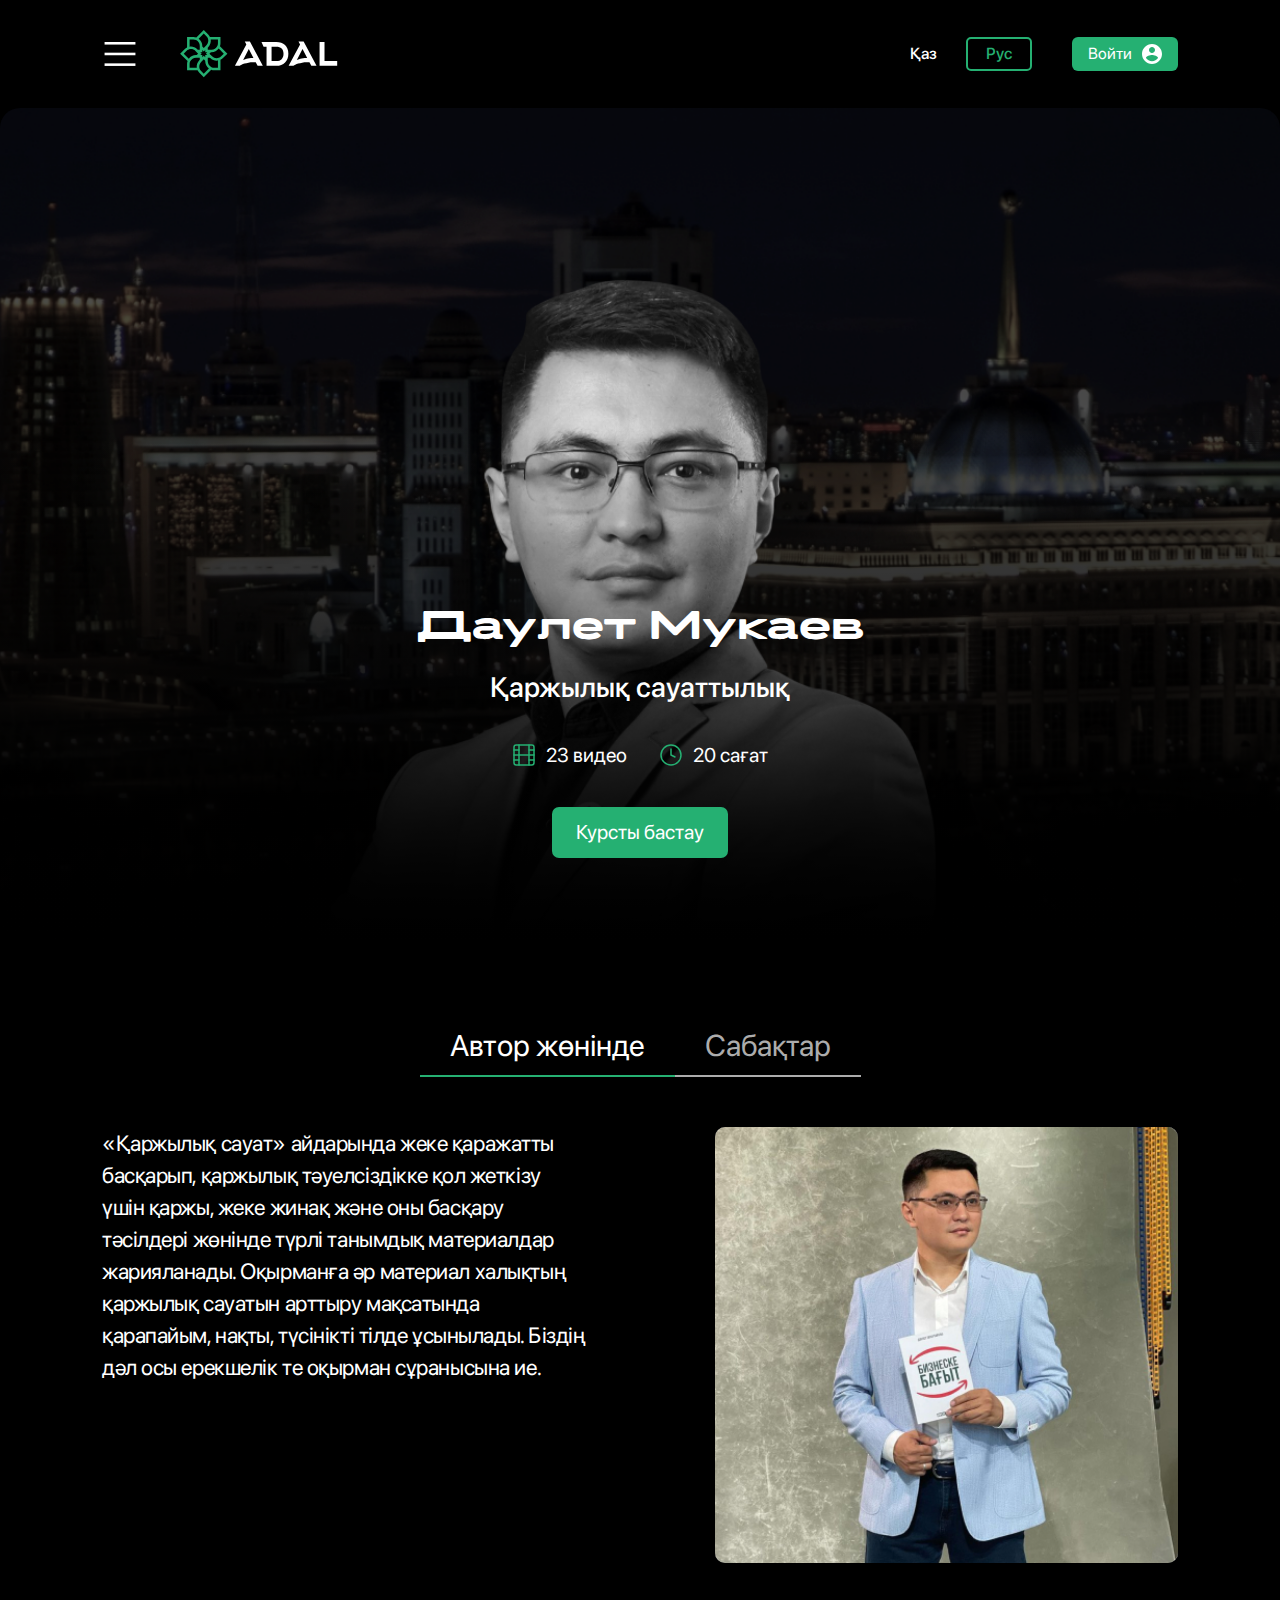
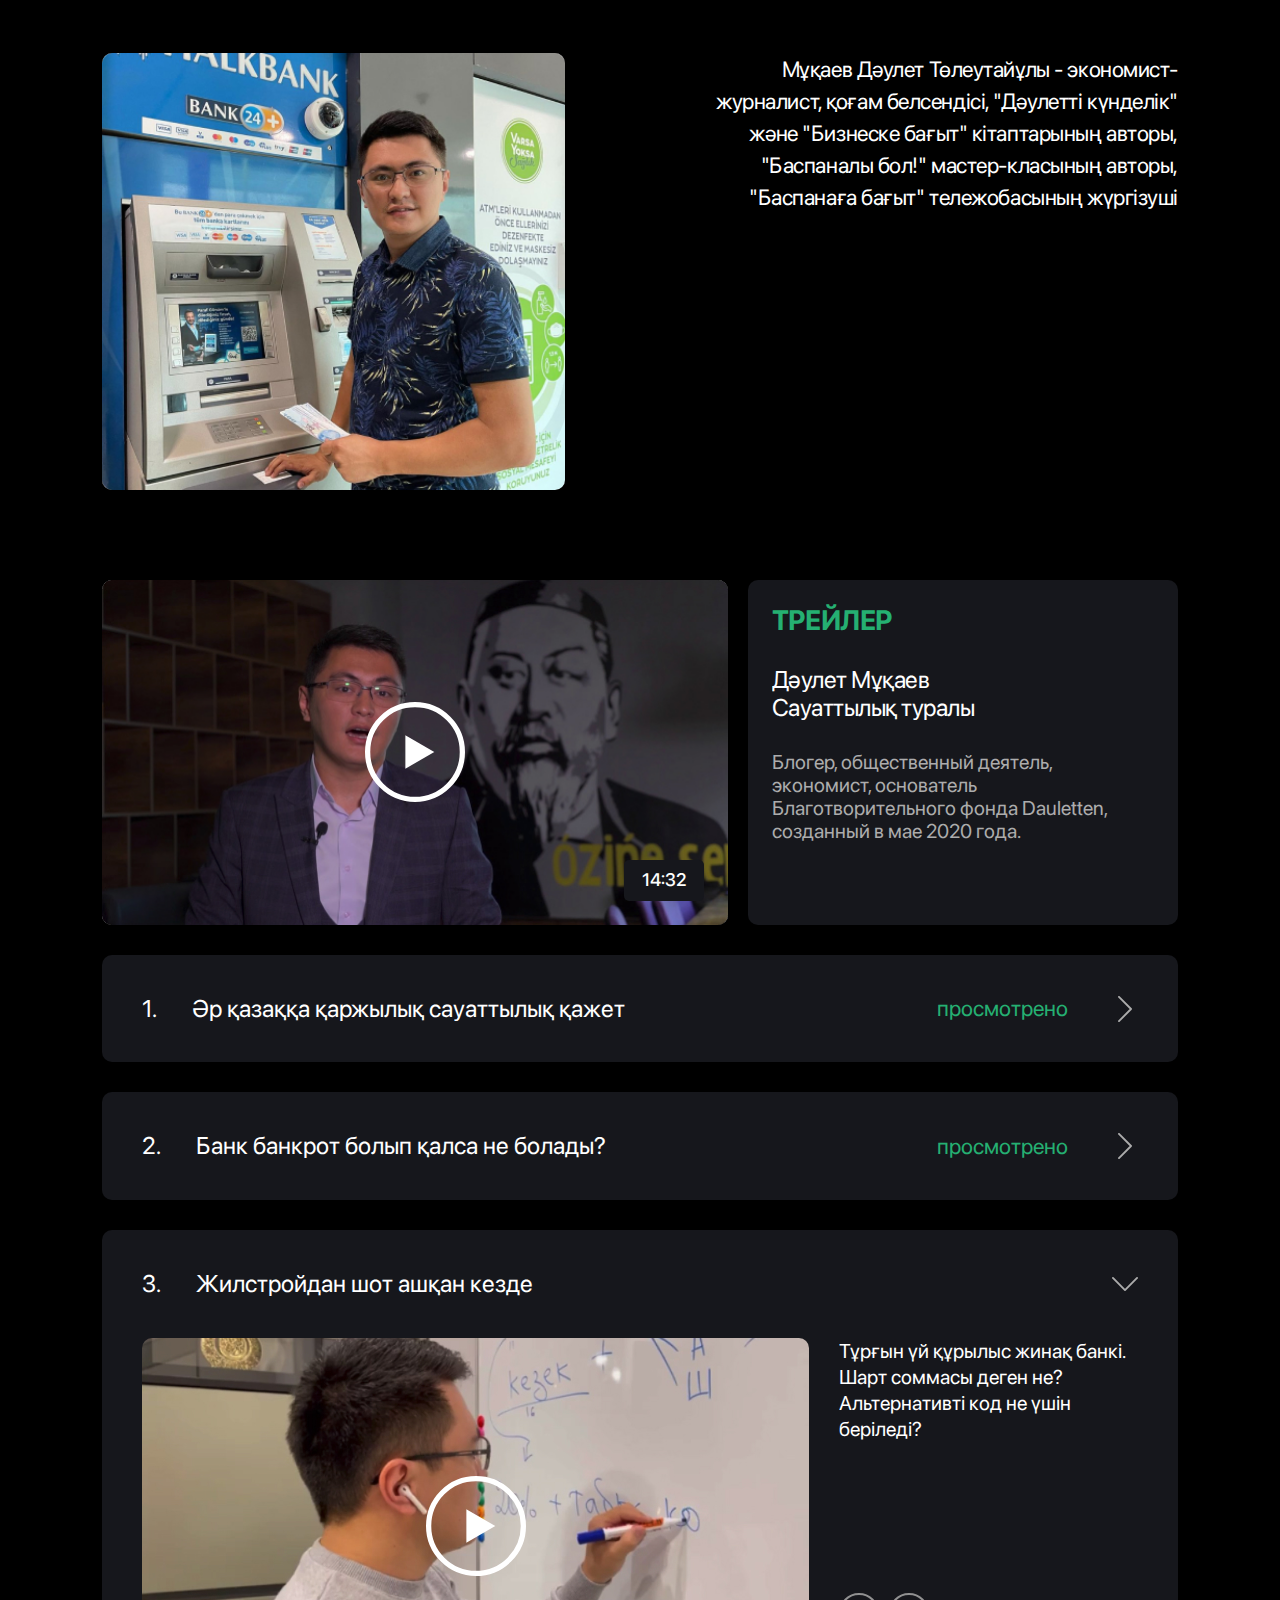
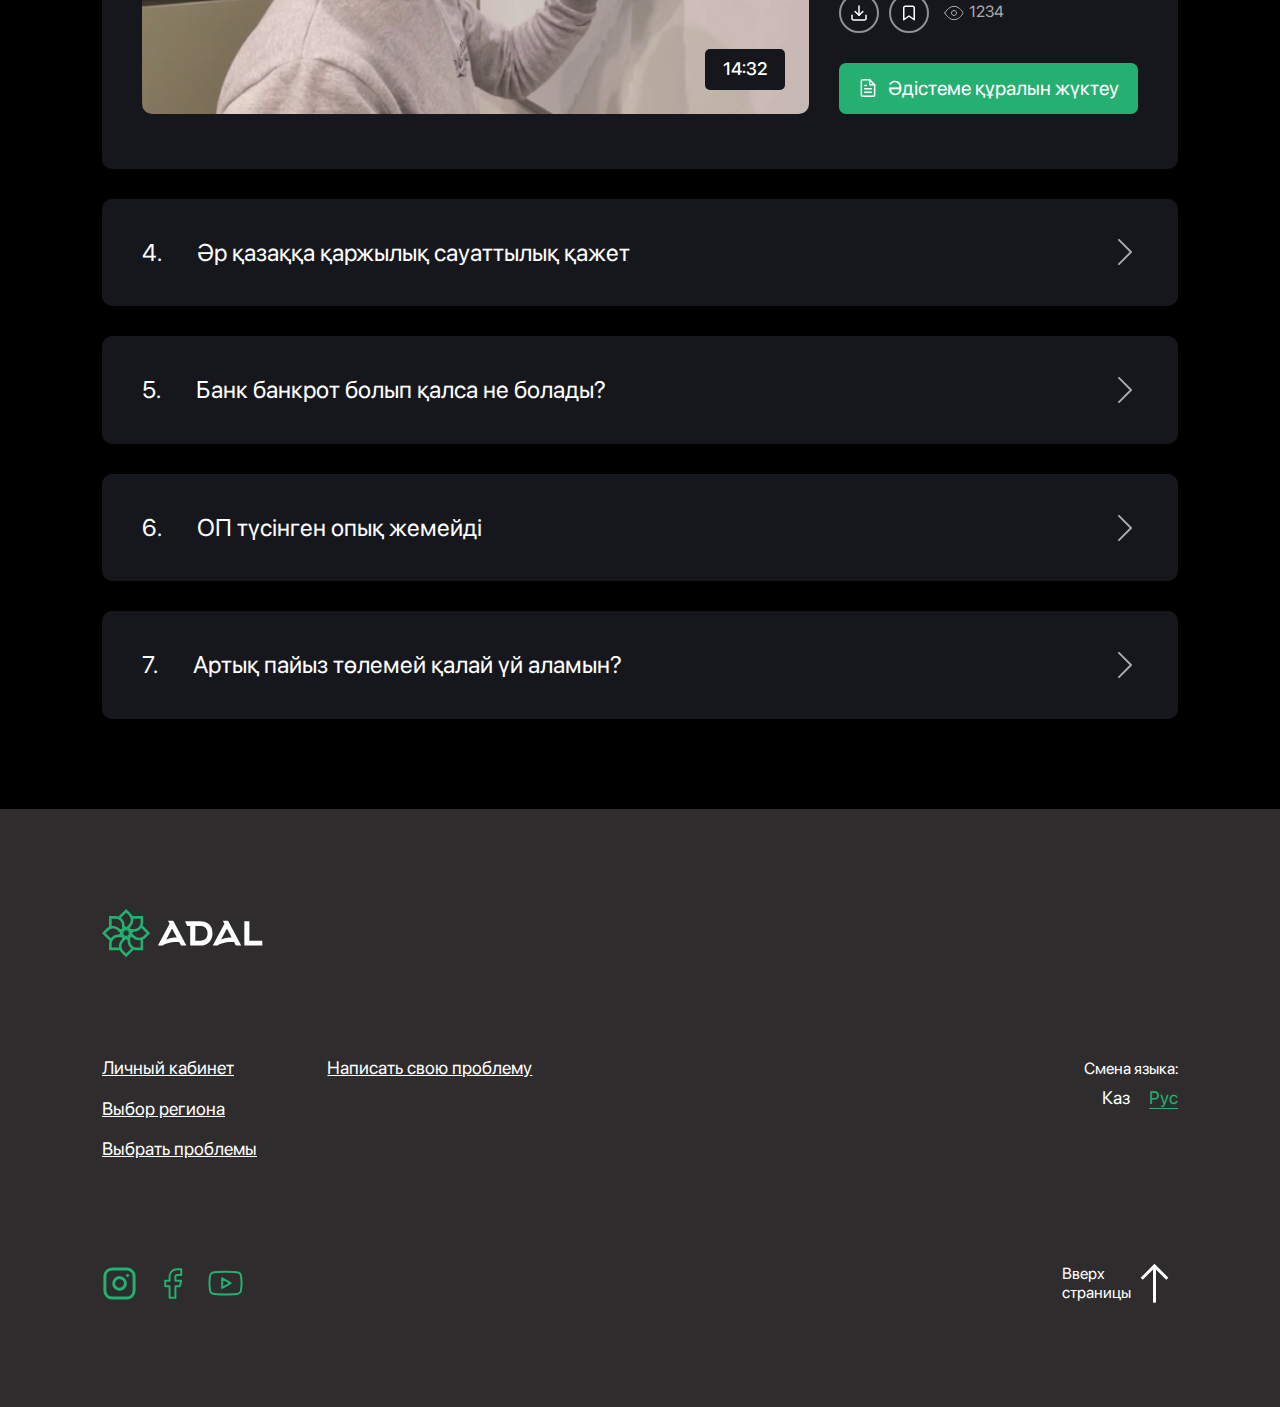
<file: app/course.html>
<!DOCTYPE html>
<html lang="en">
  <head>
    <meta charset="UTF-8" />
    <meta http-equiv="X-UA-Compatible" content="IE=edge" />
    <meta name="viewport" content="width=device-width, initial-scale=1.0" />
    <title>Document</title>
    <link rel="stylesheet" href="./css/style.min.css" />
    <link rel="preconnect" href="https://fonts.googleapis.com" />
  </head>
  <body>
    <header>
      <div class="container">
        <div class="inner">
          <div class="inner_left">
            <img src="./img/header/burger.svg" alt="" />
            <img src="./img/header/logo.svg" alt="" />
          </div>
          <div class="inner_right">
            <!-- <nav>
              <a href="">Категории</a>
              <a href="">Добавить проблему</a>
            </nav> -->
            <div class="inner_right_langs">
              <span>Қаз</span>
              <span class="active">Рус</span>
            </div>
            <div class="inner_right_btn">
              <button>
                Войти
                <img src="./img/header/userProfile.svg" alt="" />
              </button>
            </div>
          </div>
        </div>
      </div>
    </header>
    <main>
      <section
        class="author"
        style="
          background-image: linear-gradient(
              180deg,
              rgba(0, 0, 0, 0) 36.88%,
              rgba(0, 0, 0, 0.8125) 85.4%,
              #000000 100%
            ),
            url(img/course/author.png);
        "
      >
        <div class="container">
          <div class="author__inner">
            <div class="author__name">Даулет Мукаев</div>
            <div class="author__title">Қаржылық сауаттылық</div>
            <div class="author__descr">
              <div>
                <img src="img/course/author1.svg" alt="" />
                <span>23 видео</span>
              </div>
              <div>
                <img src="img/course/author2.svg" alt="" />
                <span>20 сағат</span>
              </div>
            </div>
            <button class="button author__button">Курсты бастау</button>
          </div>
        </div>
      </section>
      <section class="about">
        <div class="container">
          <div class="about__inner">
            <div class="tabs">
              <div class="tab active">Автор жөнінде</div>
              <div class="tab">Сабақтар</div>
            </div>
            <div class="about__first">
              <div>
                <p>
                  «Қаржылық сауат» айдарында жеке қаражатты басқарып, қаржылық
                  тәуелсіздікке қол жеткізу үшін қаржы, жеке жинақ және оны
                  басқару тәсілдері жөнінде түрлі танымдық материалдар
                  жарияланады. Оқырманға әр материал халықтың қаржылық сауатын
                  арттыру мақсатында қарапайым, нақты, түсінікті тілде
                  ұсынылады. Біздің дәл осы ерекшелік те оқырман сұранысына ие.
                </p>
                <img src="img/course/about-1.jpg" alt="" />
              </div>
              <div>
                <img src="img/course/about-2.jpg" alt="" />
                <p>
                  Мұқаев Дәулет Төлеутайұлы - экономист-журналист, қоғам
                  белсендісі, "Дәулетті күнделік" және "Бизнеске бағыт"
                  кітаптарының авторы, "Баспаналы бол!" мастер-класының авторы,
                  "Баспанаға бағыт" тележобасының жүргізуші
                </p>
              </div>
            </div>
            <div class="about__second">
              <div class="preview">
                <div class="preview__video">
                  <img src="img/course/preview-img.jpg" alt="" />
                  <div class="preview__time">14:32</div>
                  <div class="play">
                    <img src="img/course/play.svg" alt="" />
                  </div>
                </div>
                <div class="preview__descr">
                  <div class="preview__trailer">ТРЕЙЛЕР</div>
                  <div class="preview__title">
                    <span>Дәулет Мұқаев</span>
                    <span>Сауаттылық туралы</span>
                  </div>
                  <div class="preview__subtitle">
                    Блогер, общественный деятель, экономист, основатель
                    Благотворительного фонда Dauletten, созданный в мае 2020
                    года.
                  </div>
                </div>
              </div>
              <div class="about__items">
                <div class="about__item">
                  <div class="about__item-wrap">
                    <div class="about__item-title">
                      <span>1.</span>
                      Әр қазаққа қаржылық сауаттылық қажет
                    </div>
                    <div class="done">просмотрено</div>
                    <div class="about__item-arrow">
                      <img src="img/profile/arrow-close.svg" alt="" />
                    </div>
                  </div>
                  <div class="about__item-content" style="display: none">
                    <!-- здесь будет контент после открытие блока -->
                  </div>
                </div>
                <div class="about__item">
                  <div class="about__item-wrap">
                    <div class="about__item-title">
                      <span>2.</span>
                      Банк банкрот болып қалса не болады?
                    </div>
                    <div class="done">просмотрено</div>
                    <div class="about__item-arrow">
                      <img src="img/profile/arrow-close.svg" alt="" />
                    </div>
                  </div>
                  <div class="about__item-content" style="display: none">
                    <!-- здесь будет контент после открытие блока -->
                  </div>
                </div>
                <div class="about__item active">
                  <div class="about__item-wrap">
                    <div class="about__item-title">
                      <span>3.</span>
                      Жилстройдан шот ашқан кезде
                    </div>
                    <div class="about__item-arrow">
                      <img src="img/profile/arrow-open.svg" alt="" />
                    </div>
                  </div>
                  <div class="about__item-content">
                    <div class="lesson">
                      <div class="lesson__video">
                        <img src="img/course/lesson-bg.jpg" alt="" />
                        <div class="lesson__time">14:32</div>
                        <div class="play">
                          <img src="img/course/play.svg" alt="" />
                        </div>
                      </div>
                      <div class="lesson__descr">
                        <div class="lesson__title">
                          Тұрғын үй құрылыс жинақ банкі. Шарт соммасы деген не?
                          Альтернативті код не үшін беріледі?
                        </div>
                        <div class="lesson__bottom">
                          <div class="lesson__icons">
                            <div class="download">
                              <svg
                                width="40"
                                height="40"
                                viewBox="0 0 40 40"
                                fill="none"
                                xmlns="http://www.w3.org/2000/svg"
                              >
                                <circle
                                  cx="20"
                                  cy="20"
                                  r="19"
                                  stroke="#919191"
                                  stroke-width="2"
                                />
                                <path
                                  d="M27 22.333V25.4442C27 25.8567 26.8361 26.2524 26.5444 26.5441C26.2527 26.8359 25.857 26.9998 25.4444 26.9998H14.5556C14.143 26.9998 13.7473 26.8359 13.4556 26.5441C13.1639 26.2524 13 25.8567 13 25.4442V22.333"
                                  stroke="white"
                                  stroke-width="1.5"
                                  stroke-linecap="round"
                                  stroke-linejoin="round"
                                />
                                <path
                                  d="M16.1111 18.4443L20 22.3333L23.8889 18.4443"
                                  stroke="white"
                                  stroke-width="1.5"
                                  stroke-linecap="round"
                                  stroke-linejoin="round"
                                />
                                <path
                                  d="M20 22.3332V13"
                                  stroke="white"
                                  stroke-width="1.5"
                                  stroke-linecap="round"
                                  stroke-linejoin="round"
                                />
                              </svg>
                            </div>
                            <div class="favourite">
                              <svg
                                width="40"
                                height="40"
                                viewBox="0 0 40 40"
                                fill="none"
                                xmlns="http://www.w3.org/2000/svg"
                              >
                                <circle
                                  cx="20"
                                  cy="20"
                                  r="19"
                                  stroke="#919191"
                                  stroke-width="2"
                                />
                                <path
                                  d="M25.2501 26.75L20.0001 23L14.7501 26.75V14.75C14.7501 14.3522 14.9081 13.9706 15.1894 13.6893C15.4707 13.408 15.8522 13.25 16.2501 13.25H23.7501C24.1479 13.25 24.5294 13.408 24.8107 13.6893C25.092 13.9706 25.2501 14.3522 25.2501 14.75V26.75Z"
                                  stroke="white"
                                  stroke-width="1.5"
                                  stroke-linecap="round"
                                  stroke-linejoin="round"
                                />
                              </svg>
                            </div>
                            <div class="viewed">
                              <img src="img/course/viewed.svg" alt="" />
                              1234
                            </div>
                          </div>
                          <button class="button">
                            <img src="img/course/img-btn.svg" alt="" />
                            Әдістеме құралын жүктеу
                          </button>
                        </div>
                      </div>
                    </div>
                  </div>
                </div>
                <div class="about__item">
                  <div class="about__item-wrap">
                    <div class="about__item-title">
                      <span>4.</span>
                      Әр қазаққа қаржылық сауаттылық қажет
                    </div>
                    <div class="about__item-arrow">
                      <img src="img/profile/arrow-close.svg" alt="" />
                    </div>
                  </div>
                  <div class="about__item-content" style="display: none">
                    <!-- здесь будет контент после открытие блока -->
                  </div>
                </div>
                <div class="about__item">
                  <div class="about__item-wrap">
                    <div class="about__item-title">
                      <span>5.</span>
                      Банк банкрот болып қалса не болады?
                    </div>
                    <div class="about__item-arrow">
                      <img src="img/profile/arrow-close.svg" alt="" />
                    </div>
                  </div>
                  <div class="about__item-content" style="display: none">
                    <!-- здесь будет контент после открытие блока -->
                  </div>
                </div>
                <div class="about__item">
                  <div class="about__item-wrap">
                    <div class="about__item-title">
                      <span>6.</span>
                      ОП түсінген опық жемейді
                    </div>
                    <div class="about__item-arrow">
                      <img src="img/profile/arrow-close.svg" alt="" />
                    </div>
                  </div>
                  <div class="about__item-content" style="display: none">
                    <!-- здесь будет контент после открытие блока -->
                  </div>
                </div>
                <div class="about__item">
                  <div class="about__item-wrap">
                    <div class="about__item-title">
                      <span>7.</span>
                      Артық пайыз төлемей қалай үй аламын?
                    </div>
                    <div class="about__item-arrow">
                      <img src="img/profile/arrow-close.svg" alt="" />
                    </div>
                  </div>
                  <div class="about__item-content" style="display: none">
                    <!-- здесь будет контент после открытие блока -->
                  </div>
                </div>
              </div>
            </div>
          </div>
        </div>
      </section>
    </main>
    <footer>
      <div class="footer container">
        <div class="footer_top">
          <img src="./img/header/logo.svg" alt="" />
        </div>
        <div class="footer_center">
          <nav>
            <div>
              <a href=""> Личный кабинет </a>
              <a href="">Выбор региона</a>
              <a href="">Выбрать проблемы</a>
            </div>
            <div>
              <a href="">Написать свою проблему</a>
            </div>
          </nav>
          <div class="footer_center_langs">
            <span>Смена языка:</span>
            <div>
              <span>Каз</span>
              <span class="active">Рус</span>
            </div>
          </div>
        </div>
        <div class="footer_bottom">
          <div class="footer_bottom_left">
            <img src="./img/footer/instagram.svg" alt="" />
            <img src="./img/footer/facebook.svg" alt="" />
            <img src="./img/footer/youtube.svg" alt="" />
          </div>
          <div class="footer_bottom_right">
            <span>Вверх <br />страницы</span>
            <svg
              width="47"
              height="47"
              viewBox="0 0 47 47"
              fill="none"
              xmlns="http://www.w3.org/2000/svg"
            >
              <path
                d="M35.25 17.625L23.5 5.875L11.75 17.625"
                stroke="white"
                stroke-width="3"
                stroke-linecap="square"
              />
              <path
                d="M23.5 41.1247L23.5 7.83301"
                stroke="white"
                stroke-width="3"
                stroke-linecap="square"
              />
              <path
                d="M23.5 5.875L23.5 7.83333"
                stroke="white"
                stroke-width="2"
                stroke-linecap="round"
              />
            </svg>
          </div>
        </div>
      </div>
    </footer>
  </body>
</html>
</file>
<file: app/css/style.min.css>
@font-face{font-family:"font-md";src:url("../fonts/SF-Pro-Display-Medium.otf") format("truetype")}@font-face{font-family:"font";src:url("../fonts/SF-Pro-Display-Regular.otf") format("truetype")}@font-face{font-family:"font-sm";src:url("../fonts/SF-Pro-Display-Thin.otf") format("truetype")}@font-face{font-family:"font-lg";src:url("../fonts/SF-Pro-Display-Heavy.otf") format("truetype")}@font-face{font-family:"semibold";src:url("../fonts/SF-Pro-Display-semibold.otf") format("truetype")}@font-face{font-family:"font-bold";src:url("../fonts/SF-Pro-Display-Bold.otf") format("truetype")}@font-face{font-family:"font-turismo";src:url("../fonts/TurismoCF-600.otf") format("truetype")}@font-face{font-family:"font-turismo-500";src:url("../fonts/TurismoCF-500.otf") format("truetype")}/*! normalize.css v8.0.1 | MIT License | github.com/necolas/normalize.css */html{line-height:1.15;-webkit-text-size-adjust:100%}body{margin:0}main{display:block}h1{font-size:2em;margin:.67em 0}hr{box-sizing:content-box;height:0;overflow:visible}pre{font-family:monospace,monospace;font-size:1em}a{background-color:transparent}abbr[title]{border-bottom:none;text-decoration:underline;-webkit-text-decoration:underline dotted;text-decoration:underline dotted}b,strong{font-weight:bolder}code,kbd,samp{font-family:monospace,monospace;font-size:1em}small{font-size:80%}sub,sup{font-size:75%;line-height:0;position:relative;vertical-align:baseline}sub{bottom:-0.25em}sup{top:-0.5em}img{border-style:none}button,input,optgroup,select,textarea{font-family:inherit;font-size:100%;line-height:1.15;margin:0}button,input{overflow:visible}button,select{text-transform:none}button,[type=button],[type=reset],[type=submit]{-webkit-appearance:button}button::-moz-focus-inner,[type=button]::-moz-focus-inner,[type=reset]::-moz-focus-inner,[type=submit]::-moz-focus-inner{border-style:none;padding:0}button:-moz-focusring,[type=button]:-moz-focusring,[type=reset]:-moz-focusring,[type=submit]:-moz-focusring{outline:1px dotted ButtonText}fieldset{padding:.35em .75em .625em}legend{box-sizing:border-box;color:inherit;display:table;max-width:100%;padding:0;white-space:normal}progress{vertical-align:baseline}textarea{overflow:auto}[type=checkbox],[type=radio]{box-sizing:border-box;padding:0}[type=number]::-webkit-inner-spin-button,[type=number]::-webkit-outer-spin-button{height:auto}[type=search]{-webkit-appearance:textfield;outline-offset:-2px}[type=search]::-webkit-search-decoration{-webkit-appearance:none}::-webkit-file-upload-button{-webkit-appearance:button;font:inherit}details{display:block}summary{display:list-item}template{display:none}[hidden]{display:none}.slick-slider{position:relative;display:block;box-sizing:border-box;-webkit-user-select:none;-moz-user-select:none;-ms-user-select:none;user-select:none;-webkit-touch-callout:none;-khtml-user-select:none;touch-action:pan-y;-webkit-tap-highlight-color:transparent}.slick-list{position:relative;display:block;overflow:hidden;margin:0;padding:0}.slick-list:focus{outline:none}.slick-list.dragging{cursor:pointer;cursor:hand}.slick-slider .slick-track,.slick-slider .slick-list{transform:translate3d(0, 0, 0)}.slick-track{position:relative;top:0;left:0;display:block;margin-left:auto;margin-right:auto}.slick-track:before,.slick-track:after{display:table;content:""}.slick-track:after{clear:both}.slick-loading .slick-track{visibility:hidden}.slick-slide{display:none;float:left;height:100%;min-height:1px}[dir=rtl] .slick-slide{float:right}.slick-slide img{display:block}.slick-slide.slick-loading img{display:none}.slick-slide.dragging img{pointer-events:none}.slick-initialized .slick-slide{display:block}.slick-loading .slick-slide{visibility:hidden}.slick-vertical .slick-slide{display:block;height:auto;border:1px solid transparent}.slick-arrow.slick-hidden{display:none}/*!
 * Bootstrap Reboot v5.1.0 (https://getbootstrap.com/)
 * Copyright 2011-2021 The Bootstrap Authors
 * Copyright 2011-2021 Twitter, Inc.
 * Licensed under MIT (https://github.com/twbs/bootstrap/blob/main/LICENSE)
 * Forked from Normalize.css, licensed MIT (https://github.com/necolas/normalize.css/blob/master/LICENSE.md)
 */*,::after,::before{box-sizing:border-box}@media(prefers-reduced-motion: no-preference){:root{scroll-behavior:smooth}}body{margin:0;font-family:var(--bs-body-font-family);font-size:var(--bs-body-font-size);font-weight:var(--bs-body-font-weight);line-height:var(--bs-body-line-height);color:var(--bs-body-color);text-align:var(--bs-body-text-align);background-color:var(--bs-body-bg);-webkit-text-size-adjust:100%;-webkit-tap-highlight-color:transparent}hr{margin:1rem 0;color:inherit;background-color:currentColor;border:0;opacity:.25}hr:not([size]){height:1px}h1,h2,h3,h4,h5,h6{margin-top:0;margin-bottom:.5rem;font-weight:500;line-height:1.2}h1{font-size:calc(1.375rem + 1.5vw)}@media(min-width: 1200px){h1{font-size:2.5rem}}h2{font-size:calc(1.325rem + .9vw)}@media(min-width: 1200px){h2{font-size:2rem}}h3{font-size:calc(1.3rem + .6vw)}@media(min-width: 1200px){h3{font-size:1.75rem}}h4{font-size:calc(1.275rem + .3vw)}@media(min-width: 1200px){h4{font-size:1.5rem}}h5{font-size:1.25rem}h6{font-size:1rem}p{margin-top:0;margin-bottom:1rem}abbr[data-bs-original-title],abbr[title]{-webkit-text-decoration:underline dotted;text-decoration:underline dotted;cursor:help;-webkit-text-decoration-skip-ink:none;text-decoration-skip-ink:none}address{margin-bottom:1rem;font-style:normal;line-height:inherit}ol,ul{padding-left:2rem}dl,ol,ul{margin-top:0;margin-bottom:1rem}ol ol,ol ul,ul ol,ul ul{margin-bottom:0}dt{font-weight:700}dd{margin-bottom:.5rem;margin-left:0}blockquote{margin:0 0 1rem}b,strong{font-weight:bolder}small{font-size:.875em}mark{padding:.2em;background-color:#fcf8e3}sub,sup{position:relative;font-size:.75em;line-height:0;vertical-align:baseline}sub{bottom:-0.25em}sup{top:-0.5em}a{color:#0d6efd;text-decoration:underline}a:hover{color:#0a58ca}a:not([href]):not([class]),a:not([href]):not([class]):hover{color:inherit;text-decoration:none}code,kbd,pre,samp{font-family:SFMono-Regular,Menlo,Monaco,Consolas,"Liberation Mono","Courier New",monospace;font-size:1em;direction:ltr;unicode-bidi:bidi-override}pre{display:block;margin-top:0;margin-bottom:1rem;overflow:auto;font-size:.875em}pre code{font-size:inherit;color:inherit;word-break:normal}code{font-size:.875em;color:#d63384;word-wrap:break-word}a>code{color:inherit}kbd{padding:.2rem .4rem;font-size:.875em;color:#fff;background-color:#212529;border-radius:.2rem}kbd kbd{padding:0;font-size:1em;font-weight:700}figure{margin:0 0 1rem}img,svg{vertical-align:middle}table{caption-side:bottom;border-collapse:collapse}caption{padding-top:.5rem;padding-bottom:.5rem;color:#6c757d;text-align:left}th{text-align:inherit;text-align:-webkit-match-parent}tbody,td,tfoot,th,thead,tr{border-color:inherit;border-style:solid;border-width:0}label{display:inline-block}button{border-radius:0}button:focus:not(:focus-visible){outline:0}button,input,optgroup,select,textarea{margin:0;font-family:inherit;font-size:inherit;line-height:inherit}button,select{text-transform:none}[role=button]{cursor:pointer}select{word-wrap:normal}select:disabled{opacity:1}[list]::-webkit-calendar-picker-indicator{display:none}[type=button],[type=reset],[type=submit],button{-webkit-appearance:button}[type=button]:not(:disabled),[type=reset]:not(:disabled),[type=submit]:not(:disabled),button:not(:disabled){cursor:pointer}::-moz-focus-inner{padding:0;border-style:none}textarea{resize:vertical}fieldset{min-width:0;padding:0;margin:0;border:0}legend{float:left;width:100%;padding:0;margin-bottom:.5rem;font-size:calc(1.275rem + .3vw);line-height:inherit}@media(min-width: 1200px){legend{font-size:1.5rem}}legend+*{clear:left}::-webkit-datetime-edit-day-field,::-webkit-datetime-edit-fields-wrapper,::-webkit-datetime-edit-hour-field,::-webkit-datetime-edit-minute,::-webkit-datetime-edit-month-field,::-webkit-datetime-edit-text,::-webkit-datetime-edit-year-field{padding:0}::-webkit-inner-spin-button{height:auto}[type=search]{outline-offset:-2px;-webkit-appearance:textfield}::-webkit-search-decoration{-webkit-appearance:none}::-webkit-color-swatch-wrapper{padding:0}::file-selector-button{font:inherit}::-webkit-file-upload-button{font:inherit;-webkit-appearance:button}output{display:inline-block}iframe{border:0}summary{display:list-item;cursor:pointer}progress{vertical-align:baseline}[hidden]{display:none !important}/*!
 * Bootstrap Grid v5.1.0 (https://getbootstrap.com/)
 * Copyright 2011-2021 The Bootstrap Authors
 * Copyright 2011-2021 Twitter, Inc.
 * Licensed under MIT (https://github.com/twbs/bootstrap/blob/main/LICENSE)
 */.container,.container-fluid,.container-lg,.container-md,.container-sm,.container-xl,.container-xxl{width:100%;padding-right:var(--bs-gutter-x, 0.75rem);padding-left:var(--bs-gutter-x, 0.75rem);margin-right:auto;margin-left:auto}@media(min-width: 576px){.container,.container-sm{max-width:540px}}@media(min-width: 768px){.container,.container-md,.container-sm{max-width:720px}}@media(min-width: 992px){.container,.container-lg,.container-md,.container-sm{max-width:960px}}@media(min-width: 1200px){.container,.container-lg,.container-md,.container-sm,.container-xl{max-width:1140px}}@media(min-width: 1400px){.container,.container-lg,.container-md,.container-sm,.container-xl,.container-xxl{max-width:1320px}}.row{--bs-gutter-x:1.5rem;--bs-gutter-y:0;display:flex;flex-wrap:wrap;margin-top:calc(var(--bs-gutter-y)*-1);margin-right:calc(var(--bs-gutter-x)*-0.5);margin-left:calc(var(--bs-gutter-x)*-0.5)}.row>*{box-sizing:border-box;flex-shrink:0;width:100%;max-width:100%;padding-right:calc(var(--bs-gutter-x)*.5);padding-left:calc(var(--bs-gutter-x)*.5);margin-top:var(--bs-gutter-y)}.col{flex:1 0 0%}.row-cols-auto>*{flex:0 0 auto;width:auto}.row-cols-1>*{flex:0 0 auto;width:100%}.row-cols-2>*{flex:0 0 auto;width:50%}.row-cols-3>*{flex:0 0 auto;width:33.3333333333%}.row-cols-4>*{flex:0 0 auto;width:25%}.row-cols-5>*{flex:0 0 auto;width:20%}.row-cols-6>*{flex:0 0 auto;width:16.6666666667%}.col-auto{flex:0 0 auto;width:auto}.col-1{flex:0 0 auto;width:8.33333333%}.col-2{flex:0 0 auto;width:16.66666667%}.col-3{flex:0 0 auto;width:25%}.col-4{flex:0 0 auto;width:33.33333333%}.col-5{flex:0 0 auto;width:41.66666667%}.col-6{flex:0 0 auto;width:50%}.col-7{flex:0 0 auto;width:58.33333333%}.col-8{flex:0 0 auto;width:66.66666667%}.col-9{flex:0 0 auto;width:75%}.col-10{flex:0 0 auto;width:83.33333333%}.col-11{flex:0 0 auto;width:91.66666667%}.col-12{flex:0 0 auto;width:100%}.offset-1{margin-left:8.33333333%}.offset-2{margin-left:16.66666667%}.offset-3{margin-left:25%}.offset-4{margin-left:33.33333333%}.offset-5{margin-left:41.66666667%}.offset-6{margin-left:50%}.offset-7{margin-left:58.33333333%}.offset-8{margin-left:66.66666667%}.offset-9{margin-left:75%}.offset-10{margin-left:83.33333333%}.offset-11{margin-left:91.66666667%}.g-0,.gx-0{--bs-gutter-x:0}.g-0,.gy-0{--bs-gutter-y:0}.g-1,.gx-1{--bs-gutter-x:0.25rem}.g-1,.gy-1{--bs-gutter-y:0.25rem}.g-2,.gx-2{--bs-gutter-x:0.5rem}.g-2,.gy-2{--bs-gutter-y:0.5rem}.g-3,.gx-3{--bs-gutter-x:1rem}.g-3,.gy-3{--bs-gutter-y:1rem}.g-4,.gx-4{--bs-gutter-x:1.5rem}.g-4,.gy-4{--bs-gutter-y:1.5rem}.g-5,.gx-5{--bs-gutter-x:3rem}.g-5,.gy-5{--bs-gutter-y:3rem}@media(min-width: 576px){.col-sm{flex:1 0 0%}.row-cols-sm-auto>*{flex:0 0 auto;width:auto}.row-cols-sm-1>*{flex:0 0 auto;width:100%}.row-cols-sm-2>*{flex:0 0 auto;width:50%}.row-cols-sm-3>*{flex:0 0 auto;width:33.3333333333%}.row-cols-sm-4>*{flex:0 0 auto;width:25%}.row-cols-sm-5>*{flex:0 0 auto;width:20%}.row-cols-sm-6>*{flex:0 0 auto;width:16.6666666667%}.col-sm-auto{flex:0 0 auto;width:auto}.col-sm-1{flex:0 0 auto;width:8.33333333%}.col-sm-2{flex:0 0 auto;width:16.66666667%}.col-sm-3{flex:0 0 auto;width:25%}.col-sm-4{flex:0 0 auto;width:33.33333333%}.col-sm-5{flex:0 0 auto;width:41.66666667%}.col-sm-6{flex:0 0 auto;width:50%}.col-sm-7{flex:0 0 auto;width:58.33333333%}.col-sm-8{flex:0 0 auto;width:66.66666667%}.col-sm-9{flex:0 0 auto;width:75%}.col-sm-10{flex:0 0 auto;width:83.33333333%}.col-sm-11{flex:0 0 auto;width:91.66666667%}.col-sm-12{flex:0 0 auto;width:100%}.offset-sm-0{margin-left:0}.offset-sm-1{margin-left:8.33333333%}.offset-sm-2{margin-left:16.66666667%}.offset-sm-3{margin-left:25%}.offset-sm-4{margin-left:33.33333333%}.offset-sm-5{margin-left:41.66666667%}.offset-sm-6{margin-left:50%}.offset-sm-7{margin-left:58.33333333%}.offset-sm-8{margin-left:66.66666667%}.offset-sm-9{margin-left:75%}.offset-sm-10{margin-left:83.33333333%}.offset-sm-11{margin-left:91.66666667%}.g-sm-0,.gx-sm-0{--bs-gutter-x:0}.g-sm-0,.gy-sm-0{--bs-gutter-y:0}.g-sm-1,.gx-sm-1{--bs-gutter-x:0.25rem}.g-sm-1,.gy-sm-1{--bs-gutter-y:0.25rem}.g-sm-2,.gx-sm-2{--bs-gutter-x:0.5rem}.g-sm-2,.gy-sm-2{--bs-gutter-y:0.5rem}.g-sm-3,.gx-sm-3{--bs-gutter-x:1rem}.g-sm-3,.gy-sm-3{--bs-gutter-y:1rem}.g-sm-4,.gx-sm-4{--bs-gutter-x:1.5rem}.g-sm-4,.gy-sm-4{--bs-gutter-y:1.5rem}.g-sm-5,.gx-sm-5{--bs-gutter-x:3rem}.g-sm-5,.gy-sm-5{--bs-gutter-y:3rem}}@media(min-width: 768px){.col-md{flex:1 0 0%}.row-cols-md-auto>*{flex:0 0 auto;width:auto}.row-cols-md-1>*{flex:0 0 auto;width:100%}.row-cols-md-2>*{flex:0 0 auto;width:50%}.row-cols-md-3>*{flex:0 0 auto;width:33.3333333333%}.row-cols-md-4>*{flex:0 0 auto;width:25%}.row-cols-md-5>*{flex:0 0 auto;width:20%}.row-cols-md-6>*{flex:0 0 auto;width:16.6666666667%}.col-md-auto{flex:0 0 auto;width:auto}.col-md-1{flex:0 0 auto;width:8.33333333%}.col-md-2{flex:0 0 auto;width:16.66666667%}.col-md-3{flex:0 0 auto;width:25%}.col-md-4{flex:0 0 auto;width:33.33333333%}.col-md-5{flex:0 0 auto;width:41.66666667%}.col-md-6{flex:0 0 auto;width:50%}.col-md-7{flex:0 0 auto;width:58.33333333%}.col-md-8{flex:0 0 auto;width:66.66666667%}.col-md-9{flex:0 0 auto;width:75%}.col-md-10{flex:0 0 auto;width:83.33333333%}.col-md-11{flex:0 0 auto;width:91.66666667%}.col-md-12{flex:0 0 auto;width:100%}.offset-md-0{margin-left:0}.offset-md-1{margin-left:8.33333333%}.offset-md-2{margin-left:16.66666667%}.offset-md-3{margin-left:25%}.offset-md-4{margin-left:33.33333333%}.offset-md-5{margin-left:41.66666667%}.offset-md-6{margin-left:50%}.offset-md-7{margin-left:58.33333333%}.offset-md-8{margin-left:66.66666667%}.offset-md-9{margin-left:75%}.offset-md-10{margin-left:83.33333333%}.offset-md-11{margin-left:91.66666667%}.g-md-0,.gx-md-0{--bs-gutter-x:0}.g-md-0,.gy-md-0{--bs-gutter-y:0}.g-md-1,.gx-md-1{--bs-gutter-x:0.25rem}.g-md-1,.gy-md-1{--bs-gutter-y:0.25rem}.g-md-2,.gx-md-2{--bs-gutter-x:0.5rem}.g-md-2,.gy-md-2{--bs-gutter-y:0.5rem}.g-md-3,.gx-md-3{--bs-gutter-x:1rem}.g-md-3,.gy-md-3{--bs-gutter-y:1rem}.g-md-4,.gx-md-4{--bs-gutter-x:1.5rem}.g-md-4,.gy-md-4{--bs-gutter-y:1.5rem}.g-md-5,.gx-md-5{--bs-gutter-x:3rem}.g-md-5,.gy-md-5{--bs-gutter-y:3rem}}@media(min-width: 992px){.col-lg{flex:1 0 0%}.row-cols-lg-auto>*{flex:0 0 auto;width:auto}.row-cols-lg-1>*{flex:0 0 auto;width:100%}.row-cols-lg-2>*{flex:0 0 auto;width:50%}.row-cols-lg-3>*{flex:0 0 auto;width:33.3333333333%}.row-cols-lg-4>*{flex:0 0 auto;width:25%}.row-cols-lg-5>*{flex:0 0 auto;width:20%}.row-cols-lg-6>*{flex:0 0 auto;width:16.6666666667%}.col-lg-auto{flex:0 0 auto;width:auto}.col-lg-1{flex:0 0 auto;width:8.33333333%}.col-lg-2{flex:0 0 auto;width:16.66666667%}.col-lg-3{flex:0 0 auto;width:25%}.col-lg-4{flex:0 0 auto;width:33.33333333%}.col-lg-5{flex:0 0 auto;width:41.66666667%}.col-lg-6{flex:0 0 auto;width:50%}.col-lg-7{flex:0 0 auto;width:58.33333333%}.col-lg-8{flex:0 0 auto;width:66.66666667%}.col-lg-9{flex:0 0 auto;width:75%}.col-lg-10{flex:0 0 auto;width:83.33333333%}.col-lg-11{flex:0 0 auto;width:91.66666667%}.col-lg-12{flex:0 0 auto;width:100%}.offset-lg-0{margin-left:0}.offset-lg-1{margin-left:8.33333333%}.offset-lg-2{margin-left:16.66666667%}.offset-lg-3{margin-left:25%}.offset-lg-4{margin-left:33.33333333%}.offset-lg-5{margin-left:41.66666667%}.offset-lg-6{margin-left:50%}.offset-lg-7{margin-left:58.33333333%}.offset-lg-8{margin-left:66.66666667%}.offset-lg-9{margin-left:75%}.offset-lg-10{margin-left:83.33333333%}.offset-lg-11{margin-left:91.66666667%}.g-lg-0,.gx-lg-0{--bs-gutter-x:0}.g-lg-0,.gy-lg-0{--bs-gutter-y:0}.g-lg-1,.gx-lg-1{--bs-gutter-x:0.25rem}.g-lg-1,.gy-lg-1{--bs-gutter-y:0.25rem}.g-lg-2,.gx-lg-2{--bs-gutter-x:0.5rem}.g-lg-2,.gy-lg-2{--bs-gutter-y:0.5rem}.g-lg-3,.gx-lg-3{--bs-gutter-x:1rem}.g-lg-3,.gy-lg-3{--bs-gutter-y:1rem}.g-lg-4,.gx-lg-4{--bs-gutter-x:1.5rem}.g-lg-4,.gy-lg-4{--bs-gutter-y:1.5rem}.g-lg-5,.gx-lg-5{--bs-gutter-x:3rem}.g-lg-5,.gy-lg-5{--bs-gutter-y:3rem}}@media(min-width: 1200px){.col-xl{flex:1 0 0%}.row-cols-xl-auto>*{flex:0 0 auto;width:auto}.row-cols-xl-1>*{flex:0 0 auto;width:100%}.row-cols-xl-2>*{flex:0 0 auto;width:50%}.row-cols-xl-3>*{flex:0 0 auto;width:33.3333333333%}.row-cols-xl-4>*{flex:0 0 auto;width:25%}.row-cols-xl-5>*{flex:0 0 auto;width:20%}.row-cols-xl-6>*{flex:0 0 auto;width:16.6666666667%}.col-xl-auto{flex:0 0 auto;width:auto}.col-xl-1{flex:0 0 auto;width:8.33333333%}.col-xl-2{flex:0 0 auto;width:16.66666667%}.col-xl-3{flex:0 0 auto;width:25%}.col-xl-4{flex:0 0 auto;width:33.33333333%}.col-xl-5{flex:0 0 auto;width:41.66666667%}.col-xl-6{flex:0 0 auto;width:50%}.col-xl-7{flex:0 0 auto;width:58.33333333%}.col-xl-8{flex:0 0 auto;width:66.66666667%}.col-xl-9{flex:0 0 auto;width:75%}.col-xl-10{flex:0 0 auto;width:83.33333333%}.col-xl-11{flex:0 0 auto;width:91.66666667%}.col-xl-12{flex:0 0 auto;width:100%}.offset-xl-0{margin-left:0}.offset-xl-1{margin-left:8.33333333%}.offset-xl-2{margin-left:16.66666667%}.offset-xl-3{margin-left:25%}.offset-xl-4{margin-left:33.33333333%}.offset-xl-5{margin-left:41.66666667%}.offset-xl-6{margin-left:50%}.offset-xl-7{margin-left:58.33333333%}.offset-xl-8{margin-left:66.66666667%}.offset-xl-9{margin-left:75%}.offset-xl-10{margin-left:83.33333333%}.offset-xl-11{margin-left:91.66666667%}.g-xl-0,.gx-xl-0{--bs-gutter-x:0}.g-xl-0,.gy-xl-0{--bs-gutter-y:0}.g-xl-1,.gx-xl-1{--bs-gutter-x:0.25rem}.g-xl-1,.gy-xl-1{--bs-gutter-y:0.25rem}.g-xl-2,.gx-xl-2{--bs-gutter-x:0.5rem}.g-xl-2,.gy-xl-2{--bs-gutter-y:0.5rem}.g-xl-3,.gx-xl-3{--bs-gutter-x:1rem}.g-xl-3,.gy-xl-3{--bs-gutter-y:1rem}.g-xl-4,.gx-xl-4{--bs-gutter-x:1.5rem}.g-xl-4,.gy-xl-4{--bs-gutter-y:1.5rem}.g-xl-5,.gx-xl-5{--bs-gutter-x:3rem}.g-xl-5,.gy-xl-5{--bs-gutter-y:3rem}}@media(min-width: 1400px){.col-xxl{flex:1 0 0%}.row-cols-xxl-auto>*{flex:0 0 auto;width:auto}.row-cols-xxl-1>*{flex:0 0 auto;width:100%}.row-cols-xxl-2>*{flex:0 0 auto;width:50%}.row-cols-xxl-3>*{flex:0 0 auto;width:33.3333333333%}.row-cols-xxl-4>*{flex:0 0 auto;width:25%}.row-cols-xxl-5>*{flex:0 0 auto;width:20%}.row-cols-xxl-6>*{flex:0 0 auto;width:16.6666666667%}.col-xxl-auto{flex:0 0 auto;width:auto}.col-xxl-1{flex:0 0 auto;width:8.33333333%}.col-xxl-2{flex:0 0 auto;width:16.66666667%}.col-xxl-3{flex:0 0 auto;width:25%}.col-xxl-4{flex:0 0 auto;width:33.33333333%}.col-xxl-5{flex:0 0 auto;width:41.66666667%}.col-xxl-6{flex:0 0 auto;width:50%}.col-xxl-7{flex:0 0 auto;width:58.33333333%}.col-xxl-8{flex:0 0 auto;width:66.66666667%}.col-xxl-9{flex:0 0 auto;width:75%}.col-xxl-10{flex:0 0 auto;width:83.33333333%}.col-xxl-11{flex:0 0 auto;width:91.66666667%}.col-xxl-12{flex:0 0 auto;width:100%}.offset-xxl-0{margin-left:0}.offset-xxl-1{margin-left:8.33333333%}.offset-xxl-2{margin-left:16.66666667%}.offset-xxl-3{margin-left:25%}.offset-xxl-4{margin-left:33.33333333%}.offset-xxl-5{margin-left:41.66666667%}.offset-xxl-6{margin-left:50%}.offset-xxl-7{margin-left:58.33333333%}.offset-xxl-8{margin-left:66.66666667%}.offset-xxl-9{margin-left:75%}.offset-xxl-10{margin-left:83.33333333%}.offset-xxl-11{margin-left:91.66666667%}.g-xxl-0,.gx-xxl-0{--bs-gutter-x:0}.g-xxl-0,.gy-xxl-0{--bs-gutter-y:0}.g-xxl-1,.gx-xxl-1{--bs-gutter-x:0.25rem}.g-xxl-1,.gy-xxl-1{--bs-gutter-y:0.25rem}.g-xxl-2,.gx-xxl-2{--bs-gutter-x:0.5rem}.g-xxl-2,.gy-xxl-2{--bs-gutter-y:0.5rem}.g-xxl-3,.gx-xxl-3{--bs-gutter-x:1rem}.g-xxl-3,.gy-xxl-3{--bs-gutter-y:1rem}.g-xxl-4,.gx-xxl-4{--bs-gutter-x:1.5rem}.g-xxl-4,.gy-xxl-4{--bs-gutter-y:1.5rem}.g-xxl-5,.gx-xxl-5{--bs-gutter-x:3rem}.g-xxl-5,.gy-xxl-5{--bs-gutter-y:3rem}}.d-inline{display:inline !important}.d-inline-block{display:inline-block !important}.d-block{display:block !important}.d-grid{display:grid !important}.d-table{display:table !important}.d-table-row{display:table-row !important}.d-table-cell{display:table-cell !important}.d-flex{display:flex !important}.d-inline-flex{display:inline-flex !important}.d-none{display:none !important}.flex-fill{flex:1 1 auto !important}.flex-row{flex-direction:row !important}.flex-column{flex-direction:column !important}.flex-row-reverse{flex-direction:row-reverse !important}.flex-column-reverse{flex-direction:column-reverse !important}.flex-grow-0{flex-grow:0 !important}.flex-grow-1{flex-grow:1 !important}.flex-shrink-0{flex-shrink:0 !important}.flex-shrink-1{flex-shrink:1 !important}.flex-wrap{flex-wrap:wrap !important}.flex-nowrap{flex-wrap:nowrap !important}.flex-wrap-reverse{flex-wrap:wrap-reverse !important}.justify-content-start{justify-content:flex-start !important}.justify-content-end{justify-content:flex-end !important}.justify-content-center{justify-content:center !important}.justify-content-between{justify-content:space-between !important}.justify-content-around{justify-content:space-around !important}.justify-content-evenly{justify-content:space-evenly !important}.align-items-start{align-items:flex-start !important}.align-items-end{align-items:flex-end !important}.align-items-center{align-items:center !important}.align-items-baseline{align-items:baseline !important}.align-items-stretch{align-items:stretch !important}.align-content-start{align-content:flex-start !important}.align-content-end{align-content:flex-end !important}.align-content-center{align-content:center !important}.align-content-between{align-content:space-between !important}.align-content-around{align-content:space-around !important}.align-content-stretch{align-content:stretch !important}.align-self-auto{align-self:auto !important}.align-self-start{align-self:flex-start !important}.align-self-end{align-self:flex-end !important}.align-self-center{align-self:center !important}.align-self-baseline{align-self:baseline !important}.align-self-stretch{align-self:stretch !important}.order-first{order:-1 !important}.order-0{order:0 !important}.order-1{order:1 !important}.order-2{order:2 !important}.order-3{order:3 !important}.order-4{order:4 !important}.order-5{order:5 !important}.order-last{order:6 !important}.m-0{margin:0 !important}.m-1{margin:.25rem !important}.m-2{margin:.5rem !important}.m-3{margin:1rem !important}.m-4{margin:1.5rem !important}.m-5{margin:3rem !important}.m-auto{margin:auto !important}.mx-0{margin-right:0 !important;margin-left:0 !important}.mx-1{margin-right:.25rem !important;margin-left:.25rem !important}.mx-2{margin-right:.5rem !important;margin-left:.5rem !important}.mx-3{margin-right:1rem !important;margin-left:1rem !important}.mx-4{margin-right:1.5rem !important;margin-left:1.5rem !important}.mx-5{margin-right:3rem !important;margin-left:3rem !important}.mx-auto{margin-right:auto !important;margin-left:auto !important}.my-0{margin-top:0 !important;margin-bottom:0 !important}.my-1{margin-top:.25rem !important;margin-bottom:.25rem !important}.my-2{margin-top:.5rem !important;margin-bottom:.5rem !important}.my-3{margin-top:1rem !important;margin-bottom:1rem !important}.my-4{margin-top:1.5rem !important;margin-bottom:1.5rem !important}.my-5{margin-top:3rem !important;margin-bottom:3rem !important}.my-auto{margin-top:auto !important;margin-bottom:auto !important}.mt-0{margin-top:0 !important}.mt-1{margin-top:.25rem !important}.mt-2{margin-top:.5rem !important}.mt-3{margin-top:1rem !important}.mt-4{margin-top:1.5rem !important}.mt-5{margin-top:3rem !important}.mt-auto{margin-top:auto !important}.me-0{margin-right:0 !important}.me-1{margin-right:.25rem !important}.me-2{margin-right:.5rem !important}.me-3{margin-right:1rem !important}.me-4{margin-right:1.5rem !important}.me-5{margin-right:3rem !important}.me-auto{margin-right:auto !important}.mb-0{margin-bottom:0 !important}.mb-1{margin-bottom:.25rem !important}.mb-2{margin-bottom:.5rem !important}.mb-3{margin-bottom:1rem !important}.mb-4{margin-bottom:1.5rem !important}.mb-5{margin-bottom:3rem !important}.mb-auto{margin-bottom:auto !important}.ms-0{margin-left:0 !important}.ms-1{margin-left:.25rem !important}.ms-2{margin-left:.5rem !important}.ms-3{margin-left:1rem !important}.ms-4{margin-left:1.5rem !important}.ms-5{margin-left:3rem !important}.ms-auto{margin-left:auto !important}.p-0{padding:0 !important}.p-1{padding:.25rem !important}.p-2{padding:.5rem !important}.p-3{padding:1rem !important}.p-4{padding:1.5rem !important}.p-5{padding:3rem !important}.px-0{padding-right:0 !important;padding-left:0 !important}.px-1{padding-right:.25rem !important;padding-left:.25rem !important}.px-2{padding-right:.5rem !important;padding-left:.5rem !important}.px-3{padding-right:1rem !important;padding-left:1rem !important}.px-4{padding-right:1.5rem !important;padding-left:1.5rem !important}.px-5{padding-right:3rem !important;padding-left:3rem !important}.py-0{padding-top:0 !important;padding-bottom:0 !important}.py-1{padding-top:.25rem !important;padding-bottom:.25rem !important}.py-2{padding-top:.5rem !important;padding-bottom:.5rem !important}.py-3{padding-top:1rem !important;padding-bottom:1rem !important}.py-4{padding-top:1.5rem !important;padding-bottom:1.5rem !important}.py-5{padding-top:3rem !important;padding-bottom:3rem !important}.pt-0{padding-top:0 !important}.pt-1{padding-top:.25rem !important}.pt-2{padding-top:.5rem !important}.pt-3{padding-top:1rem !important}.pt-4{padding-top:1.5rem !important}.pt-5{padding-top:3rem !important}.pe-0{padding-right:0 !important}.pe-1{padding-right:.25rem !important}.pe-2{padding-right:.5rem !important}.pe-3{padding-right:1rem !important}.pe-4{padding-right:1.5rem !important}.pe-5{padding-right:3rem !important}.pb-0{padding-bottom:0 !important}.pb-1{padding-bottom:.25rem !important}.pb-2{padding-bottom:.5rem !important}.pb-3{padding-bottom:1rem !important}.pb-4{padding-bottom:1.5rem !important}.pb-5{padding-bottom:3rem !important}.ps-0{padding-left:0 !important}.ps-1{padding-left:.25rem !important}.ps-2{padding-left:.5rem !important}.ps-3{padding-left:1rem !important}.ps-4{padding-left:1.5rem !important}.ps-5{padding-left:3rem !important}@media(min-width: 576px){.d-sm-inline{display:inline !important}.d-sm-inline-block{display:inline-block !important}.d-sm-block{display:block !important}.d-sm-grid{display:grid !important}.d-sm-table{display:table !important}.d-sm-table-row{display:table-row !important}.d-sm-table-cell{display:table-cell !important}.d-sm-flex{display:flex !important}.d-sm-inline-flex{display:inline-flex !important}.d-sm-none{display:none !important}.flex-sm-fill{flex:1 1 auto !important}.flex-sm-row{flex-direction:row !important}.flex-sm-column{flex-direction:column !important}.flex-sm-row-reverse{flex-direction:row-reverse !important}.flex-sm-column-reverse{flex-direction:column-reverse !important}.flex-sm-grow-0{flex-grow:0 !important}.flex-sm-grow-1{flex-grow:1 !important}.flex-sm-shrink-0{flex-shrink:0 !important}.flex-sm-shrink-1{flex-shrink:1 !important}.flex-sm-wrap{flex-wrap:wrap !important}.flex-sm-nowrap{flex-wrap:nowrap !important}.flex-sm-wrap-reverse{flex-wrap:wrap-reverse !important}.justify-content-sm-start{justify-content:flex-start !important}.justify-content-sm-end{justify-content:flex-end !important}.justify-content-sm-center{justify-content:center !important}.justify-content-sm-between{justify-content:space-between !important}.justify-content-sm-around{justify-content:space-around !important}.justify-content-sm-evenly{justify-content:space-evenly !important}.align-items-sm-start{align-items:flex-start !important}.align-items-sm-end{align-items:flex-end !important}.align-items-sm-center{align-items:center !important}.align-items-sm-baseline{align-items:baseline !important}.align-items-sm-stretch{align-items:stretch !important}.align-content-sm-start{align-content:flex-start !important}.align-content-sm-end{align-content:flex-end !important}.align-content-sm-center{align-content:center !important}.align-content-sm-between{align-content:space-between !important}.align-content-sm-around{align-content:space-around !important}.align-content-sm-stretch{align-content:stretch !important}.align-self-sm-auto{align-self:auto !important}.align-self-sm-start{align-self:flex-start !important}.align-self-sm-end{align-self:flex-end !important}.align-self-sm-center{align-self:center !important}.align-self-sm-baseline{align-self:baseline !important}.align-self-sm-stretch{align-self:stretch !important}.order-sm-first{order:-1 !important}.order-sm-0{order:0 !important}.order-sm-1{order:1 !important}.order-sm-2{order:2 !important}.order-sm-3{order:3 !important}.order-sm-4{order:4 !important}.order-sm-5{order:5 !important}.order-sm-last{order:6 !important}.m-sm-0{margin:0 !important}.m-sm-1{margin:.25rem !important}.m-sm-2{margin:.5rem !important}.m-sm-3{margin:1rem !important}.m-sm-4{margin:1.5rem !important}.m-sm-5{margin:3rem !important}.m-sm-auto{margin:auto !important}.mx-sm-0{margin-right:0 !important;margin-left:0 !important}.mx-sm-1{margin-right:.25rem !important;margin-left:.25rem !important}.mx-sm-2{margin-right:.5rem !important;margin-left:.5rem !important}.mx-sm-3{margin-right:1rem !important;margin-left:1rem !important}.mx-sm-4{margin-right:1.5rem !important;margin-left:1.5rem !important}.mx-sm-5{margin-right:3rem !important;margin-left:3rem !important}.mx-sm-auto{margin-right:auto !important;margin-left:auto !important}.my-sm-0{margin-top:0 !important;margin-bottom:0 !important}.my-sm-1{margin-top:.25rem !important;margin-bottom:.25rem !important}.my-sm-2{margin-top:.5rem !important;margin-bottom:.5rem !important}.my-sm-3{margin-top:1rem !important;margin-bottom:1rem !important}.my-sm-4{margin-top:1.5rem !important;margin-bottom:1.5rem !important}.my-sm-5{margin-top:3rem !important;margin-bottom:3rem !important}.my-sm-auto{margin-top:auto !important;margin-bottom:auto !important}.mt-sm-0{margin-top:0 !important}.mt-sm-1{margin-top:.25rem !important}.mt-sm-2{margin-top:.5rem !important}.mt-sm-3{margin-top:1rem !important}.mt-sm-4{margin-top:1.5rem !important}.mt-sm-5{margin-top:3rem !important}.mt-sm-auto{margin-top:auto !important}.me-sm-0{margin-right:0 !important}.me-sm-1{margin-right:.25rem !important}.me-sm-2{margin-right:.5rem !important}.me-sm-3{margin-right:1rem !important}.me-sm-4{margin-right:1.5rem !important}.me-sm-5{margin-right:3rem !important}.me-sm-auto{margin-right:auto !important}.mb-sm-0{margin-bottom:0 !important}.mb-sm-1{margin-bottom:.25rem !important}.mb-sm-2{margin-bottom:.5rem !important}.mb-sm-3{margin-bottom:1rem !important}.mb-sm-4{margin-bottom:1.5rem !important}.mb-sm-5{margin-bottom:3rem !important}.mb-sm-auto{margin-bottom:auto !important}.ms-sm-0{margin-left:0 !important}.ms-sm-1{margin-left:.25rem !important}.ms-sm-2{margin-left:.5rem !important}.ms-sm-3{margin-left:1rem !important}.ms-sm-4{margin-left:1.5rem !important}.ms-sm-5{margin-left:3rem !important}.ms-sm-auto{margin-left:auto !important}.p-sm-0{padding:0 !important}.p-sm-1{padding:.25rem !important}.p-sm-2{padding:.5rem !important}.p-sm-3{padding:1rem !important}.p-sm-4{padding:1.5rem !important}.p-sm-5{padding:3rem !important}.px-sm-0{padding-right:0 !important;padding-left:0 !important}.px-sm-1{padding-right:.25rem !important;padding-left:.25rem !important}.px-sm-2{padding-right:.5rem !important;padding-left:.5rem !important}.px-sm-3{padding-right:1rem !important;padding-left:1rem !important}.px-sm-4{padding-right:1.5rem !important;padding-left:1.5rem !important}.px-sm-5{padding-right:3rem !important;padding-left:3rem !important}.py-sm-0{padding-top:0 !important;padding-bottom:0 !important}.py-sm-1{padding-top:.25rem !important;padding-bottom:.25rem !important}.py-sm-2{padding-top:.5rem !important;padding-bottom:.5rem !important}.py-sm-3{padding-top:1rem !important;padding-bottom:1rem !important}.py-sm-4{padding-top:1.5rem !important;padding-bottom:1.5rem !important}.py-sm-5{padding-top:3rem !important;padding-bottom:3rem !important}.pt-sm-0{padding-top:0 !important}.pt-sm-1{padding-top:.25rem !important}.pt-sm-2{padding-top:.5rem !important}.pt-sm-3{padding-top:1rem !important}.pt-sm-4{padding-top:1.5rem !important}.pt-sm-5{padding-top:3rem !important}.pe-sm-0{padding-right:0 !important}.pe-sm-1{padding-right:.25rem !important}.pe-sm-2{padding-right:.5rem !important}.pe-sm-3{padding-right:1rem !important}.pe-sm-4{padding-right:1.5rem !important}.pe-sm-5{padding-right:3rem !important}.pb-sm-0{padding-bottom:0 !important}.pb-sm-1{padding-bottom:.25rem !important}.pb-sm-2{padding-bottom:.5rem !important}.pb-sm-3{padding-bottom:1rem !important}.pb-sm-4{padding-bottom:1.5rem !important}.pb-sm-5{padding-bottom:3rem !important}.ps-sm-0{padding-left:0 !important}.ps-sm-1{padding-left:.25rem !important}.ps-sm-2{padding-left:.5rem !important}.ps-sm-3{padding-left:1rem !important}.ps-sm-4{padding-left:1.5rem !important}.ps-sm-5{padding-left:3rem !important}}@media(min-width: 768px){.d-md-inline{display:inline !important}.d-md-inline-block{display:inline-block !important}.d-md-block{display:block !important}.d-md-grid{display:grid !important}.d-md-table{display:table !important}.d-md-table-row{display:table-row !important}.d-md-table-cell{display:table-cell !important}.d-md-flex{display:flex !important}.d-md-inline-flex{display:inline-flex !important}.d-md-none{display:none !important}.flex-md-fill{flex:1 1 auto !important}.flex-md-row{flex-direction:row !important}.flex-md-column{flex-direction:column !important}.flex-md-row-reverse{flex-direction:row-reverse !important}.flex-md-column-reverse{flex-direction:column-reverse !important}.flex-md-grow-0{flex-grow:0 !important}.flex-md-grow-1{flex-grow:1 !important}.flex-md-shrink-0{flex-shrink:0 !important}.flex-md-shrink-1{flex-shrink:1 !important}.flex-md-wrap{flex-wrap:wrap !important}.flex-md-nowrap{flex-wrap:nowrap !important}.flex-md-wrap-reverse{flex-wrap:wrap-reverse !important}.justify-content-md-start{justify-content:flex-start !important}.justify-content-md-end{justify-content:flex-end !important}.justify-content-md-center{justify-content:center !important}.justify-content-md-between{justify-content:space-between !important}.justify-content-md-around{justify-content:space-around !important}.justify-content-md-evenly{justify-content:space-evenly !important}.align-items-md-start{align-items:flex-start !important}.align-items-md-end{align-items:flex-end !important}.align-items-md-center{align-items:center !important}.align-items-md-baseline{align-items:baseline !important}.align-items-md-stretch{align-items:stretch !important}.align-content-md-start{align-content:flex-start !important}.align-content-md-end{align-content:flex-end !important}.align-content-md-center{align-content:center !important}.align-content-md-between{align-content:space-between !important}.align-content-md-around{align-content:space-around !important}.align-content-md-stretch{align-content:stretch !important}.align-self-md-auto{align-self:auto !important}.align-self-md-start{align-self:flex-start !important}.align-self-md-end{align-self:flex-end !important}.align-self-md-center{align-self:center !important}.align-self-md-baseline{align-self:baseline !important}.align-self-md-stretch{align-self:stretch !important}.order-md-first{order:-1 !important}.order-md-0{order:0 !important}.order-md-1{order:1 !important}.order-md-2{order:2 !important}.order-md-3{order:3 !important}.order-md-4{order:4 !important}.order-md-5{order:5 !important}.order-md-last{order:6 !important}.m-md-0{margin:0 !important}.m-md-1{margin:.25rem !important}.m-md-2{margin:.5rem !important}.m-md-3{margin:1rem !important}.m-md-4{margin:1.5rem !important}.m-md-5{margin:3rem !important}.m-md-auto{margin:auto !important}.mx-md-0{margin-right:0 !important;margin-left:0 !important}.mx-md-1{margin-right:.25rem !important;margin-left:.25rem !important}.mx-md-2{margin-right:.5rem !important;margin-left:.5rem !important}.mx-md-3{margin-right:1rem !important;margin-left:1rem !important}.mx-md-4{margin-right:1.5rem !important;margin-left:1.5rem !important}.mx-md-5{margin-right:3rem !important;margin-left:3rem !important}.mx-md-auto{margin-right:auto !important;margin-left:auto !important}.my-md-0{margin-top:0 !important;margin-bottom:0 !important}.my-md-1{margin-top:.25rem !important;margin-bottom:.25rem !important}.my-md-2{margin-top:.5rem !important;margin-bottom:.5rem !important}.my-md-3{margin-top:1rem !important;margin-bottom:1rem !important}.my-md-4{margin-top:1.5rem !important;margin-bottom:1.5rem !important}.my-md-5{margin-top:3rem !important;margin-bottom:3rem !important}.my-md-auto{margin-top:auto !important;margin-bottom:auto !important}.mt-md-0{margin-top:0 !important}.mt-md-1{margin-top:.25rem !important}.mt-md-2{margin-top:.5rem !important}.mt-md-3{margin-top:1rem !important}.mt-md-4{margin-top:1.5rem !important}.mt-md-5{margin-top:3rem !important}.mt-md-auto{margin-top:auto !important}.me-md-0{margin-right:0 !important}.me-md-1{margin-right:.25rem !important}.me-md-2{margin-right:.5rem !important}.me-md-3{margin-right:1rem !important}.me-md-4{margin-right:1.5rem !important}.me-md-5{margin-right:3rem !important}.me-md-auto{margin-right:auto !important}.mb-md-0{margin-bottom:0 !important}.mb-md-1{margin-bottom:.25rem !important}.mb-md-2{margin-bottom:.5rem !important}.mb-md-3{margin-bottom:1rem !important}.mb-md-4{margin-bottom:1.5rem !important}.mb-md-5{margin-bottom:3rem !important}.mb-md-auto{margin-bottom:auto !important}.ms-md-0{margin-left:0 !important}.ms-md-1{margin-left:.25rem !important}.ms-md-2{margin-left:.5rem !important}.ms-md-3{margin-left:1rem !important}.ms-md-4{margin-left:1.5rem !important}.ms-md-5{margin-left:3rem !important}.ms-md-auto{margin-left:auto !important}.p-md-0{padding:0 !important}.p-md-1{padding:.25rem !important}.p-md-2{padding:.5rem !important}.p-md-3{padding:1rem !important}.p-md-4{padding:1.5rem !important}.p-md-5{padding:3rem !important}.px-md-0{padding-right:0 !important;padding-left:0 !important}.px-md-1{padding-right:.25rem !important;padding-left:.25rem !important}.px-md-2{padding-right:.5rem !important;padding-left:.5rem !important}.px-md-3{padding-right:1rem !important;padding-left:1rem !important}.px-md-4{padding-right:1.5rem !important;padding-left:1.5rem !important}.px-md-5{padding-right:3rem !important;padding-left:3rem !important}.py-md-0{padding-top:0 !important;padding-bottom:0 !important}.py-md-1{padding-top:.25rem !important;padding-bottom:.25rem !important}.py-md-2{padding-top:.5rem !important;padding-bottom:.5rem !important}.py-md-3{padding-top:1rem !important;padding-bottom:1rem !important}.py-md-4{padding-top:1.5rem !important;padding-bottom:1.5rem !important}.py-md-5{padding-top:3rem !important;padding-bottom:3rem !important}.pt-md-0{padding-top:0 !important}.pt-md-1{padding-top:.25rem !important}.pt-md-2{padding-top:.5rem !important}.pt-md-3{padding-top:1rem !important}.pt-md-4{padding-top:1.5rem !important}.pt-md-5{padding-top:3rem !important}.pe-md-0{padding-right:0 !important}.pe-md-1{padding-right:.25rem !important}.pe-md-2{padding-right:.5rem !important}.pe-md-3{padding-right:1rem !important}.pe-md-4{padding-right:1.5rem !important}.pe-md-5{padding-right:3rem !important}.pb-md-0{padding-bottom:0 !important}.pb-md-1{padding-bottom:.25rem !important}.pb-md-2{padding-bottom:.5rem !important}.pb-md-3{padding-bottom:1rem !important}.pb-md-4{padding-bottom:1.5rem !important}.pb-md-5{padding-bottom:3rem !important}.ps-md-0{padding-left:0 !important}.ps-md-1{padding-left:.25rem !important}.ps-md-2{padding-left:.5rem !important}.ps-md-3{padding-left:1rem !important}.ps-md-4{padding-left:1.5rem !important}.ps-md-5{padding-left:3rem !important}}@media(min-width: 992px){.d-lg-inline{display:inline !important}.d-lg-inline-block{display:inline-block !important}.d-lg-block{display:block !important}.d-lg-grid{display:grid !important}.d-lg-table{display:table !important}.d-lg-table-row{display:table-row !important}.d-lg-table-cell{display:table-cell !important}.d-lg-flex{display:flex !important}.d-lg-inline-flex{display:inline-flex !important}.d-lg-none{display:none !important}.flex-lg-fill{flex:1 1 auto !important}.flex-lg-row{flex-direction:row !important}.flex-lg-column{flex-direction:column !important}.flex-lg-row-reverse{flex-direction:row-reverse !important}.flex-lg-column-reverse{flex-direction:column-reverse !important}.flex-lg-grow-0{flex-grow:0 !important}.flex-lg-grow-1{flex-grow:1 !important}.flex-lg-shrink-0{flex-shrink:0 !important}.flex-lg-shrink-1{flex-shrink:1 !important}.flex-lg-wrap{flex-wrap:wrap !important}.flex-lg-nowrap{flex-wrap:nowrap !important}.flex-lg-wrap-reverse{flex-wrap:wrap-reverse !important}.justify-content-lg-start{justify-content:flex-start !important}.justify-content-lg-end{justify-content:flex-end !important}.justify-content-lg-center{justify-content:center !important}.justify-content-lg-between{justify-content:space-between !important}.justify-content-lg-around{justify-content:space-around !important}.justify-content-lg-evenly{justify-content:space-evenly !important}.align-items-lg-start{align-items:flex-start !important}.align-items-lg-end{align-items:flex-end !important}.align-items-lg-center{align-items:center !important}.align-items-lg-baseline{align-items:baseline !important}.align-items-lg-stretch{align-items:stretch !important}.align-content-lg-start{align-content:flex-start !important}.align-content-lg-end{align-content:flex-end !important}.align-content-lg-center{align-content:center !important}.align-content-lg-between{align-content:space-between !important}.align-content-lg-around{align-content:space-around !important}.align-content-lg-stretch{align-content:stretch !important}.align-self-lg-auto{align-self:auto !important}.align-self-lg-start{align-self:flex-start !important}.align-self-lg-end{align-self:flex-end !important}.align-self-lg-center{align-self:center !important}.align-self-lg-baseline{align-self:baseline !important}.align-self-lg-stretch{align-self:stretch !important}.order-lg-first{order:-1 !important}.order-lg-0{order:0 !important}.order-lg-1{order:1 !important}.order-lg-2{order:2 !important}.order-lg-3{order:3 !important}.order-lg-4{order:4 !important}.order-lg-5{order:5 !important}.order-lg-last{order:6 !important}.m-lg-0{margin:0 !important}.m-lg-1{margin:.25rem !important}.m-lg-2{margin:.5rem !important}.m-lg-3{margin:1rem !important}.m-lg-4{margin:1.5rem !important}.m-lg-5{margin:3rem !important}.m-lg-auto{margin:auto !important}.mx-lg-0{margin-right:0 !important;margin-left:0 !important}.mx-lg-1{margin-right:.25rem !important;margin-left:.25rem !important}.mx-lg-2{margin-right:.5rem !important;margin-left:.5rem !important}.mx-lg-3{margin-right:1rem !important;margin-left:1rem !important}.mx-lg-4{margin-right:1.5rem !important;margin-left:1.5rem !important}.mx-lg-5{margin-right:3rem !important;margin-left:3rem !important}.mx-lg-auto{margin-right:auto !important;margin-left:auto !important}.my-lg-0{margin-top:0 !important;margin-bottom:0 !important}.my-lg-1{margin-top:.25rem !important;margin-bottom:.25rem !important}.my-lg-2{margin-top:.5rem !important;margin-bottom:.5rem !important}.my-lg-3{margin-top:1rem !important;margin-bottom:1rem !important}.my-lg-4{margin-top:1.5rem !important;margin-bottom:1.5rem !important}.my-lg-5{margin-top:3rem !important;margin-bottom:3rem !important}.my-lg-auto{margin-top:auto !important;margin-bottom:auto !important}.mt-lg-0{margin-top:0 !important}.mt-lg-1{margin-top:.25rem !important}.mt-lg-2{margin-top:.5rem !important}.mt-lg-3{margin-top:1rem !important}.mt-lg-4{margin-top:1.5rem !important}.mt-lg-5{margin-top:3rem !important}.mt-lg-auto{margin-top:auto !important}.me-lg-0{margin-right:0 !important}.me-lg-1{margin-right:.25rem !important}.me-lg-2{margin-right:.5rem !important}.me-lg-3{margin-right:1rem !important}.me-lg-4{margin-right:1.5rem !important}.me-lg-5{margin-right:3rem !important}.me-lg-auto{margin-right:auto !important}.mb-lg-0{margin-bottom:0 !important}.mb-lg-1{margin-bottom:.25rem !important}.mb-lg-2{margin-bottom:.5rem !important}.mb-lg-3{margin-bottom:1rem !important}.mb-lg-4{margin-bottom:1.5rem !important}.mb-lg-5{margin-bottom:3rem !important}.mb-lg-auto{margin-bottom:auto !important}.ms-lg-0{margin-left:0 !important}.ms-lg-1{margin-left:.25rem !important}.ms-lg-2{margin-left:.5rem !important}.ms-lg-3{margin-left:1rem !important}.ms-lg-4{margin-left:1.5rem !important}.ms-lg-5{margin-left:3rem !important}.ms-lg-auto{margin-left:auto !important}.p-lg-0{padding:0 !important}.p-lg-1{padding:.25rem !important}.p-lg-2{padding:.5rem !important}.p-lg-3{padding:1rem !important}.p-lg-4{padding:1.5rem !important}.p-lg-5{padding:3rem !important}.px-lg-0{padding-right:0 !important;padding-left:0 !important}.px-lg-1{padding-right:.25rem !important;padding-left:.25rem !important}.px-lg-2{padding-right:.5rem !important;padding-left:.5rem !important}.px-lg-3{padding-right:1rem !important;padding-left:1rem !important}.px-lg-4{padding-right:1.5rem !important;padding-left:1.5rem !important}.px-lg-5{padding-right:3rem !important;padding-left:3rem !important}.py-lg-0{padding-top:0 !important;padding-bottom:0 !important}.py-lg-1{padding-top:.25rem !important;padding-bottom:.25rem !important}.py-lg-2{padding-top:.5rem !important;padding-bottom:.5rem !important}.py-lg-3{padding-top:1rem !important;padding-bottom:1rem !important}.py-lg-4{padding-top:1.5rem !important;padding-bottom:1.5rem !important}.py-lg-5{padding-top:3rem !important;padding-bottom:3rem !important}.pt-lg-0{padding-top:0 !important}.pt-lg-1{padding-top:.25rem !important}.pt-lg-2{padding-top:.5rem !important}.pt-lg-3{padding-top:1rem !important}.pt-lg-4{padding-top:1.5rem !important}.pt-lg-5{padding-top:3rem !important}.pe-lg-0{padding-right:0 !important}.pe-lg-1{padding-right:.25rem !important}.pe-lg-2{padding-right:.5rem !important}.pe-lg-3{padding-right:1rem !important}.pe-lg-4{padding-right:1.5rem !important}.pe-lg-5{padding-right:3rem !important}.pb-lg-0{padding-bottom:0 !important}.pb-lg-1{padding-bottom:.25rem !important}.pb-lg-2{padding-bottom:.5rem !important}.pb-lg-3{padding-bottom:1rem !important}.pb-lg-4{padding-bottom:1.5rem !important}.pb-lg-5{padding-bottom:3rem !important}.ps-lg-0{padding-left:0 !important}.ps-lg-1{padding-left:.25rem !important}.ps-lg-2{padding-left:.5rem !important}.ps-lg-3{padding-left:1rem !important}.ps-lg-4{padding-left:1.5rem !important}.ps-lg-5{padding-left:3rem !important}}@media(min-width: 1200px){.d-xl-inline{display:inline !important}.d-xl-inline-block{display:inline-block !important}.d-xl-block{display:block !important}.d-xl-grid{display:grid !important}.d-xl-table{display:table !important}.d-xl-table-row{display:table-row !important}.d-xl-table-cell{display:table-cell !important}.d-xl-flex{display:flex !important}.d-xl-inline-flex{display:inline-flex !important}.d-xl-none{display:none !important}.flex-xl-fill{flex:1 1 auto !important}.flex-xl-row{flex-direction:row !important}.flex-xl-column{flex-direction:column !important}.flex-xl-row-reverse{flex-direction:row-reverse !important}.flex-xl-column-reverse{flex-direction:column-reverse !important}.flex-xl-grow-0{flex-grow:0 !important}.flex-xl-grow-1{flex-grow:1 !important}.flex-xl-shrink-0{flex-shrink:0 !important}.flex-xl-shrink-1{flex-shrink:1 !important}.flex-xl-wrap{flex-wrap:wrap !important}.flex-xl-nowrap{flex-wrap:nowrap !important}.flex-xl-wrap-reverse{flex-wrap:wrap-reverse !important}.justify-content-xl-start{justify-content:flex-start !important}.justify-content-xl-end{justify-content:flex-end !important}.justify-content-xl-center{justify-content:center !important}.justify-content-xl-between{justify-content:space-between !important}.justify-content-xl-around{justify-content:space-around !important}.justify-content-xl-evenly{justify-content:space-evenly !important}.align-items-xl-start{align-items:flex-start !important}.align-items-xl-end{align-items:flex-end !important}.align-items-xl-center{align-items:center !important}.align-items-xl-baseline{align-items:baseline !important}.align-items-xl-stretch{align-items:stretch !important}.align-content-xl-start{align-content:flex-start !important}.align-content-xl-end{align-content:flex-end !important}.align-content-xl-center{align-content:center !important}.align-content-xl-between{align-content:space-between !important}.align-content-xl-around{align-content:space-around !important}.align-content-xl-stretch{align-content:stretch !important}.align-self-xl-auto{align-self:auto !important}.align-self-xl-start{align-self:flex-start !important}.align-self-xl-end{align-self:flex-end !important}.align-self-xl-center{align-self:center !important}.align-self-xl-baseline{align-self:baseline !important}.align-self-xl-stretch{align-self:stretch !important}.order-xl-first{order:-1 !important}.order-xl-0{order:0 !important}.order-xl-1{order:1 !important}.order-xl-2{order:2 !important}.order-xl-3{order:3 !important}.order-xl-4{order:4 !important}.order-xl-5{order:5 !important}.order-xl-last{order:6 !important}.m-xl-0{margin:0 !important}.m-xl-1{margin:.25rem !important}.m-xl-2{margin:.5rem !important}.m-xl-3{margin:1rem !important}.m-xl-4{margin:1.5rem !important}.m-xl-5{margin:3rem !important}.m-xl-auto{margin:auto !important}.mx-xl-0{margin-right:0 !important;margin-left:0 !important}.mx-xl-1{margin-right:.25rem !important;margin-left:.25rem !important}.mx-xl-2{margin-right:.5rem !important;margin-left:.5rem !important}.mx-xl-3{margin-right:1rem !important;margin-left:1rem !important}.mx-xl-4{margin-right:1.5rem !important;margin-left:1.5rem !important}.mx-xl-5{margin-right:3rem !important;margin-left:3rem !important}.mx-xl-auto{margin-right:auto !important;margin-left:auto !important}.my-xl-0{margin-top:0 !important;margin-bottom:0 !important}.my-xl-1{margin-top:.25rem !important;margin-bottom:.25rem !important}.my-xl-2{margin-top:.5rem !important;margin-bottom:.5rem !important}.my-xl-3{margin-top:1rem !important;margin-bottom:1rem !important}.my-xl-4{margin-top:1.5rem !important;margin-bottom:1.5rem !important}.my-xl-5{margin-top:3rem !important;margin-bottom:3rem !important}.my-xl-auto{margin-top:auto !important;margin-bottom:auto !important}.mt-xl-0{margin-top:0 !important}.mt-xl-1{margin-top:.25rem !important}.mt-xl-2{margin-top:.5rem !important}.mt-xl-3{margin-top:1rem !important}.mt-xl-4{margin-top:1.5rem !important}.mt-xl-5{margin-top:3rem !important}.mt-xl-auto{margin-top:auto !important}.me-xl-0{margin-right:0 !important}.me-xl-1{margin-right:.25rem !important}.me-xl-2{margin-right:.5rem !important}.me-xl-3{margin-right:1rem !important}.me-xl-4{margin-right:1.5rem !important}.me-xl-5{margin-right:3rem !important}.me-xl-auto{margin-right:auto !important}.mb-xl-0{margin-bottom:0 !important}.mb-xl-1{margin-bottom:.25rem !important}.mb-xl-2{margin-bottom:.5rem !important}.mb-xl-3{margin-bottom:1rem !important}.mb-xl-4{margin-bottom:1.5rem !important}.mb-xl-5{margin-bottom:3rem !important}.mb-xl-auto{margin-bottom:auto !important}.ms-xl-0{margin-left:0 !important}.ms-xl-1{margin-left:.25rem !important}.ms-xl-2{margin-left:.5rem !important}.ms-xl-3{margin-left:1rem !important}.ms-xl-4{margin-left:1.5rem !important}.ms-xl-5{margin-left:3rem !important}.ms-xl-auto{margin-left:auto !important}.p-xl-0{padding:0 !important}.p-xl-1{padding:.25rem !important}.p-xl-2{padding:.5rem !important}.p-xl-3{padding:1rem !important}.p-xl-4{padding:1.5rem !important}.p-xl-5{padding:3rem !important}.px-xl-0{padding-right:0 !important;padding-left:0 !important}.px-xl-1{padding-right:.25rem !important;padding-left:.25rem !important}.px-xl-2{padding-right:.5rem !important;padding-left:.5rem !important}.px-xl-3{padding-right:1rem !important;padding-left:1rem !important}.px-xl-4{padding-right:1.5rem !important;padding-left:1.5rem !important}.px-xl-5{padding-right:3rem !important;padding-left:3rem !important}.py-xl-0{padding-top:0 !important;padding-bottom:0 !important}.py-xl-1{padding-top:.25rem !important;padding-bottom:.25rem !important}.py-xl-2{padding-top:.5rem !important;padding-bottom:.5rem !important}.py-xl-3{padding-top:1rem !important;padding-bottom:1rem !important}.py-xl-4{padding-top:1.5rem !important;padding-bottom:1.5rem !important}.py-xl-5{padding-top:3rem !important;padding-bottom:3rem !important}.pt-xl-0{padding-top:0 !important}.pt-xl-1{padding-top:.25rem !important}.pt-xl-2{padding-top:.5rem !important}.pt-xl-3{padding-top:1rem !important}.pt-xl-4{padding-top:1.5rem !important}.pt-xl-5{padding-top:3rem !important}.pe-xl-0{padding-right:0 !important}.pe-xl-1{padding-right:.25rem !important}.pe-xl-2{padding-right:.5rem !important}.pe-xl-3{padding-right:1rem !important}.pe-xl-4{padding-right:1.5rem !important}.pe-xl-5{padding-right:3rem !important}.pb-xl-0{padding-bottom:0 !important}.pb-xl-1{padding-bottom:.25rem !important}.pb-xl-2{padding-bottom:.5rem !important}.pb-xl-3{padding-bottom:1rem !important}.pb-xl-4{padding-bottom:1.5rem !important}.pb-xl-5{padding-bottom:3rem !important}.ps-xl-0{padding-left:0 !important}.ps-xl-1{padding-left:.25rem !important}.ps-xl-2{padding-left:.5rem !important}.ps-xl-3{padding-left:1rem !important}.ps-xl-4{padding-left:1.5rem !important}.ps-xl-5{padding-left:3rem !important}}@media(min-width: 1400px){.d-xxl-inline{display:inline !important}.d-xxl-inline-block{display:inline-block !important}.d-xxl-block{display:block !important}.d-xxl-grid{display:grid !important}.d-xxl-table{display:table !important}.d-xxl-table-row{display:table-row !important}.d-xxl-table-cell{display:table-cell !important}.d-xxl-flex{display:flex !important}.d-xxl-inline-flex{display:inline-flex !important}.d-xxl-none{display:none !important}.flex-xxl-fill{flex:1 1 auto !important}.flex-xxl-row{flex-direction:row !important}.flex-xxl-column{flex-direction:column !important}.flex-xxl-row-reverse{flex-direction:row-reverse !important}.flex-xxl-column-reverse{flex-direction:column-reverse !important}.flex-xxl-grow-0{flex-grow:0 !important}.flex-xxl-grow-1{flex-grow:1 !important}.flex-xxl-shrink-0{flex-shrink:0 !important}.flex-xxl-shrink-1{flex-shrink:1 !important}.flex-xxl-wrap{flex-wrap:wrap !important}.flex-xxl-nowrap{flex-wrap:nowrap !important}.flex-xxl-wrap-reverse{flex-wrap:wrap-reverse !important}.justify-content-xxl-start{justify-content:flex-start !important}.justify-content-xxl-end{justify-content:flex-end !important}.justify-content-xxl-center{justify-content:center !important}.justify-content-xxl-between{justify-content:space-between !important}.justify-content-xxl-around{justify-content:space-around !important}.justify-content-xxl-evenly{justify-content:space-evenly !important}.align-items-xxl-start{align-items:flex-start !important}.align-items-xxl-end{align-items:flex-end !important}.align-items-xxl-center{align-items:center !important}.align-items-xxl-baseline{align-items:baseline !important}.align-items-xxl-stretch{align-items:stretch !important}.align-content-xxl-start{align-content:flex-start !important}.align-content-xxl-end{align-content:flex-end !important}.align-content-xxl-center{align-content:center !important}.align-content-xxl-between{align-content:space-between !important}.align-content-xxl-around{align-content:space-around !important}.align-content-xxl-stretch{align-content:stretch !important}.align-self-xxl-auto{align-self:auto !important}.align-self-xxl-start{align-self:flex-start !important}.align-self-xxl-end{align-self:flex-end !important}.align-self-xxl-center{align-self:center !important}.align-self-xxl-baseline{align-self:baseline !important}.align-self-xxl-stretch{align-self:stretch !important}.order-xxl-first{order:-1 !important}.order-xxl-0{order:0 !important}.order-xxl-1{order:1 !important}.order-xxl-2{order:2 !important}.order-xxl-3{order:3 !important}.order-xxl-4{order:4 !important}.order-xxl-5{order:5 !important}.order-xxl-last{order:6 !important}.m-xxl-0{margin:0 !important}.m-xxl-1{margin:.25rem !important}.m-xxl-2{margin:.5rem !important}.m-xxl-3{margin:1rem !important}.m-xxl-4{margin:1.5rem !important}.m-xxl-5{margin:3rem !important}.m-xxl-auto{margin:auto !important}.mx-xxl-0{margin-right:0 !important;margin-left:0 !important}.mx-xxl-1{margin-right:.25rem !important;margin-left:.25rem !important}.mx-xxl-2{margin-right:.5rem !important;margin-left:.5rem !important}.mx-xxl-3{margin-right:1rem !important;margin-left:1rem !important}.mx-xxl-4{margin-right:1.5rem !important;margin-left:1.5rem !important}.mx-xxl-5{margin-right:3rem !important;margin-left:3rem !important}.mx-xxl-auto{margin-right:auto !important;margin-left:auto !important}.my-xxl-0{margin-top:0 !important;margin-bottom:0 !important}.my-xxl-1{margin-top:.25rem !important;margin-bottom:.25rem !important}.my-xxl-2{margin-top:.5rem !important;margin-bottom:.5rem !important}.my-xxl-3{margin-top:1rem !important;margin-bottom:1rem !important}.my-xxl-4{margin-top:1.5rem !important;margin-bottom:1.5rem !important}.my-xxl-5{margin-top:3rem !important;margin-bottom:3rem !important}.my-xxl-auto{margin-top:auto !important;margin-bottom:auto !important}.mt-xxl-0{margin-top:0 !important}.mt-xxl-1{margin-top:.25rem !important}.mt-xxl-2{margin-top:.5rem !important}.mt-xxl-3{margin-top:1rem !important}.mt-xxl-4{margin-top:1.5rem !important}.mt-xxl-5{margin-top:3rem !important}.mt-xxl-auto{margin-top:auto !important}.me-xxl-0{margin-right:0 !important}.me-xxl-1{margin-right:.25rem !important}.me-xxl-2{margin-right:.5rem !important}.me-xxl-3{margin-right:1rem !important}.me-xxl-4{margin-right:1.5rem !important}.me-xxl-5{margin-right:3rem !important}.me-xxl-auto{margin-right:auto !important}.mb-xxl-0{margin-bottom:0 !important}.mb-xxl-1{margin-bottom:.25rem !important}.mb-xxl-2{margin-bottom:.5rem !important}.mb-xxl-3{margin-bottom:1rem !important}.mb-xxl-4{margin-bottom:1.5rem !important}.mb-xxl-5{margin-bottom:3rem !important}.mb-xxl-auto{margin-bottom:auto !important}.ms-xxl-0{margin-left:0 !important}.ms-xxl-1{margin-left:.25rem !important}.ms-xxl-2{margin-left:.5rem !important}.ms-xxl-3{margin-left:1rem !important}.ms-xxl-4{margin-left:1.5rem !important}.ms-xxl-5{margin-left:3rem !important}.ms-xxl-auto{margin-left:auto !important}.p-xxl-0{padding:0 !important}.p-xxl-1{padding:.25rem !important}.p-xxl-2{padding:.5rem !important}.p-xxl-3{padding:1rem !important}.p-xxl-4{padding:1.5rem !important}.p-xxl-5{padding:3rem !important}.px-xxl-0{padding-right:0 !important;padding-left:0 !important}.px-xxl-1{padding-right:.25rem !important;padding-left:.25rem !important}.px-xxl-2{padding-right:.5rem !important;padding-left:.5rem !important}.px-xxl-3{padding-right:1rem !important;padding-left:1rem !important}.px-xxl-4{padding-right:1.5rem !important;padding-left:1.5rem !important}.px-xxl-5{padding-right:3rem !important;padding-left:3rem !important}.py-xxl-0{padding-top:0 !important;padding-bottom:0 !important}.py-xxl-1{padding-top:.25rem !important;padding-bottom:.25rem !important}.py-xxl-2{padding-top:.5rem !important;padding-bottom:.5rem !important}.py-xxl-3{padding-top:1rem !important;padding-bottom:1rem !important}.py-xxl-4{padding-top:1.5rem !important;padding-bottom:1.5rem !important}.py-xxl-5{padding-top:3rem !important;padding-bottom:3rem !important}.pt-xxl-0{padding-top:0 !important}.pt-xxl-1{padding-top:.25rem !important}.pt-xxl-2{padding-top:.5rem !important}.pt-xxl-3{padding-top:1rem !important}.pt-xxl-4{padding-top:1.5rem !important}.pt-xxl-5{padding-top:3rem !important}.pe-xxl-0{padding-right:0 !important}.pe-xxl-1{padding-right:.25rem !important}.pe-xxl-2{padding-right:.5rem !important}.pe-xxl-3{padding-right:1rem !important}.pe-xxl-4{padding-right:1.5rem !important}.pe-xxl-5{padding-right:3rem !important}.pb-xxl-0{padding-bottom:0 !important}.pb-xxl-1{padding-bottom:.25rem !important}.pb-xxl-2{padding-bottom:.5rem !important}.pb-xxl-3{padding-bottom:1rem !important}.pb-xxl-4{padding-bottom:1.5rem !important}.pb-xxl-5{padding-bottom:3rem !important}.ps-xxl-0{padding-left:0 !important}.ps-xxl-1{padding-left:.25rem !important}.ps-xxl-2{padding-left:.5rem !important}.ps-xxl-3{padding-left:1rem !important}.ps-xxl-4{padding-left:1.5rem !important}.ps-xxl-5{padding-left:3rem !important}}@media print{.d-print-inline{display:inline !important}.d-print-inline-block{display:inline-block !important}.d-print-block{display:block !important}.d-print-grid{display:grid !important}.d-print-table{display:table !important}.d-print-table-row{display:table-row !important}.d-print-table-cell{display:table-cell !important}.d-print-flex{display:flex !important}.d-print-inline-flex{display:inline-flex !important}.d-print-none{display:none !important}}.profile{padding-bottom:185px}.profile__authorization{display:flex;align-items:center;background:#16171c;border-radius:10px;margin-bottom:60px;padding:30px 40px 30px 60px}.profile__authorization img{margin-right:50px;width:100px;height:100px;border-radius:100%;-o-object-fit:cover;object-fit:cover;-o-object-position:center;object-position:center}.profile__authorization a{font-family:"font-md";font-size:24px;color:#fff !important}.profile__user{display:flex;align-items:center;justify-content:space-between;padding:30px 40px 30px 60px;background:#16171c;border-radius:10px;margin-bottom:60px}.profile__user-content{display:flex;align-items:center;justify-content:space-between}.profile__user-img{margin-right:50px}.profile__user-img img{width:100px;height:100px;border-radius:100%;-o-object-fit:cover;object-fit:cover;-o-object-position:center;object-position:center}.profile__user-descr p{margin-bottom:15px;max-width:290px;font-size:24px;font-family:"semibold";color:#fff}.profile__user-descr span{color:#acacac;font-size:20px;font-family:"font-md"}.profile__user-edit{height:60px;cursor:pointer;border-left:1px solid dimgray;border-right:1px solid dimgray;padding-right:45px;padding-left:45px;margin-left:25px;display:flex;align-items:center}.profile__user-edit svg{width:24px;height:24px;margin-right:10px}.profile__user-edit span{border-bottom:1px solid #25b072;color:#25b072;font-size:20px}.profile__user-logout svg{width:34px;height:34px;cursor:pointer}.profile__items .open{background:#16171c !important}.profile__item{background:#16171c;border-radius:10px;margin-top:20px;padding:30px 40px 30px 60px}.profile__item-wrap{display:flex;align-items:center;justify-content:space-between}.profile__item-content{padding-top:40px}.profile__item-name{color:#fff;font-size:24px;font-family:"semibold"}.profile__item-name img{width:32px;height:32px;margin-right:20px}.profile__item-close img{cursor:pointer;width:26px;height:26px}.profile__cards{display:flex;flex-wrap:wrap}.profile__card{background:#282828;border-radius:5px;padding:20px;margin-bottom:2%;width:32%;margin-right:2%}.profile__card:nth-child(3n+3){margin-right:0}.profile__card-wrap{cursor:pointer;display:flex;justify-content:space-between}.profile__card-video{position:relative;border-radius:5px;width:40%;height:60px;overflow:hidden}.profile__card-video img{height:60px;-o-object-fit:cover;object-fit:cover;-o-object-position:center;object-position:center}.profile__card-time{position:absolute;right:0;bottom:0;z-index:5;background:#000;border-radius:5px;font-size:11px;padding:4px 7px}.profile__card-name{width:calc(60% - 11px);font-size:18px;overflow:hidden;display:-webkit-box;-webkit-line-clamp:3;-webkit-box-orient:vertical}.profile__card-descr{margin-top:20px;color:#acacac;font-size:16px;overflow:hidden;display:-webkit-box;-webkit-line-clamp:4;-webkit-box-orient:vertical}.popup{background:rgba(0,0,0,.4);position:fixed;width:100%;height:100%;left:0;right:0;bottom:0;top:0;z-index:111}.popup__inner{z-index:222;position:absolute;width:600px;max-height:calc(100vh - 30px);overflow-y:scroll;margin-left:15px;margin-right:15px;margin-right:15px;margin-bottom:15px;top:50%;left:50%;transform:translate(-50%, -50%);background:#fff;border-radius:10px;padding:45px}.popup__inner .close{position:absolute;top:40px;right:35px;cursor:pointer}.popup__inner .title{font-size:28px;font-weight:"semibold";color:#000;margin-bottom:30px}.popup__wrap label{color:#acacac;font-size:17px;display:block;margin-bottom:10px}.popup__wrap+.popup__wrap{margin-top:20px}.popup__wrap .input{background:#f2f4f8;box-shadow:0px 3px 10px 1px rgba(36,99,115,.05);border-radius:5px;border:none;padding:15px 6% 15px 15px;width:350px;height:50px;color:#575757;font-size:16px}.popup__wrap .input-bg{background-image:url("../img/profile/edit-popup.svg");background-repeat:no-repeat;background-position:right center;background-position-x:96%}.popup .button{margin-top:30px}@media(max-width: 767px){.profile{padding-bottom:100px}.profile__item{background:#16171c !important;padding:20px}.profile__item-name{font-size:18px;font-family:"font-md";width:calc(100% - 30px);overflow:hidden;display:-webkit-box;-webkit-line-clamp:1;-webkit-box-orient:vertical}.profile__item-name img{width:22px;margin-right:15px;height:22px}.profile__item-close img{width:20px;height:20px}.profile__cards{flex-wrap:nowrap;width:100%;overflow-x:scroll}.profile__card{width:100%;margin-right:10px}.profile__card:nth-child(3n+3){margin-right:10px}.profile__card:last-child{margin-right:0 !important}.profile__authorization{padding:20px;background:#16171c;margin-bottom:20px}.profile__authorization img{margin-right:15px;height:60px;width:60px}.profile__authorization a{font-size:18px;font-family:"font-md"}.profile__user{padding:20px;background:#16171c;margin-bottom:20px}.profile__user-content{width:calc(100% - 39px);justify-content:flex-start}.profile__user-img{margin-right:15px}.profile__user-img img{width:60px;margin-right:0;height:60px}.profile__user-descr p{margin-top:0px;font-size:18px;font-family:"font-md";max-width:100%;margin-bottom:10px}.profile__user-descr span{font-size:15px}.profile__user-edit{margin-top:0px;margin-bottom:0px;border-right:none;padding-left:0;margin-right:0px;margin-left:0px;padding-left:0;padding-right:0;border-left:none}.profile__user-edit span{font-size:15px;display:none}.profile__user-edit svg{margin-right:0;width:20px;height:20px}.profile__user-edit svg path{stroke:#000}.profile__user-edit>div{display:flex;align-items:center;justify-content:center;width:34px;height:34px;border-radius:100%;background:#fff}.profile__user-logout{display:none}.popup__inner{padding:25px 20px;width:calc(100% - 40px);margin-left:0;margin-right:0;max-height:calc(100vh - 60px)}.popup__inner .input{width:100%;padding-right:40px;height:40px}.popup__inner .close{right:20px;top:20px}.popup__inner .close img{width:20px;height:20px}.popup__inner .title{font-size:22px}.popup__inner .button{margin-top:20px;width:100%;height:45px;padding-top:0;padding-bottom:0}.popup__wrap{font-size:15px}}@media(min-width: 768px)and (max-width: 991px){.profile{padding-bottom:100px}.profile__item{background:#16171c !important;padding:20px}.profile__item-name{font-size:22px;width:calc(100% - 30px);overflow:hidden;display:-webkit-box;-webkit-line-clamp:1;-webkit-box-orient:vertical}.profile__item-name img{width:22px;margin-right:15px;height:22px}.profile__item-close img{width:20px;height:20px}.profile__cards{width:100%;justify-content:space-between}.profile__card{width:49%;margin-right:0}.profile__card:nth-child(3n+3){margin-right:0}.profile__card:last-child{margin-right:0 !important}.profile__user{padding:20px;background:#16171c}.profile__user-content{width:calc(100% - 34px);justify-content:flex-start}.profile__user-img{margin-right:15px}.profile__user-img img{width:60px;margin-right:0;height:60px}.profile__user-descr p{margin-top:0px;font-size:18px;max-width:100%;margin-bottom:10px}.profile__user-descr span{font-size:14px}.profile__user-edit{margin-top:0px;margin-bottom:0px;height:40px;margin-right:25px;padding-right:0px;padding-left:25px;margin-left:25px;border-right:none}.profile__user-edit span{font-size:15px;display:none}.profile__user-edit svg{margin-right:0}.popup__inner{padding:60px;width:80%;margin-left:0;margin-right:0}}@media(min-width: 992px)and (max-width: 1199px){.profile__user-descr p{max-width:220px}.profile__user-edit{padding-right:20px;padding-left:20px;margin-left:10px}.popup__inner{padding:70px;width:700px}}.author{height:840px;background-repeat:no-repeat;background-size:cover;background-position:center center;width:100%;border-radius:20px 20px 0 0}.author .container{height:100%}.author__inner{color:#fff;height:100%;display:flex;align-items:center;justify-content:flex-end;flex-direction:column;padding-bottom:90px}.author__name{margin-bottom:25px;font-size:40px;font-family:"font-turismo"}.author__title{font-size:28px;font-family:"font-md"}.author__descr{display:flex;margin:40px 0;font-size:20px}.author__descr div{display:flex;align-items:center}.author__descr div:first-child{margin-right:16px}.author__descr div:last-child{margin-left:16px}.author__descr img{width:24px;height:24px;margin-right:10px}.about__inner{padding-top:80px;padding-bottom:90px}.about__first{padding-bottom:90px}.about__first div{display:flex;align-items:flex-start;justify-content:space-between}.about__first div+div{margin-top:90px}.about__first div:last-child p{text-align:right}.about__first img{border-radius:10px;overflow:hidden;width:43%;-o-object-fit:cover;object-fit:cover;-o-object-position:center;object-position:center}.about__first p{width:45%;font-size:22px;letter-spacing:-0.02em;margin-bottom:0;line-height:32px}.about__second .preview{display:flex;align-items:flex-start;justify-content:space-between}.about__second .preview__video{border-radius:10px;overflow:hidden;width:calc(60% - 20px);height:345px;position:relative}.about__second .preview__video img{width:100%;height:100%}.about__second .preview__video .play{position:absolute;z-index:5;cursor:pointer;top:calc(50% - 50px);left:calc(50% - 50px)}.about__second .preview__video .play img{width:100px;height:100px}.about__second .preview__time{position:absolute;z-index:5;right:24px;bottom:24px;background:#16171c;border-radius:5px;font-size:18px;font-family:"font-md";padding:10px 18px}.about__second .preview__descr{width:40%;height:345px;border-radius:10px;overflow:hidden;background:#16171c;padding:24px}.about__second .preview__trailer{color:#25b072;letter-spacing:-0.02em;font-size:28px;text-transform:uppercase;font-family:"font-bold";margin-bottom:30px}.about__second .preview__title{letter-spacing:-0.02em;font-size:24px;color:#fff;font-family:"font-md" !important;margin-bottom:30px}.about__second .preview__title span{display:block;width:100%;overflow:hidden;display:-webkit-box;-webkit-line-clamp:1;-webkit-box-orient:vertical}.about__second .preview__subtitle{color:#acacac;font-size:20px;overflow:hidden;display:-webkit-box;-webkit-line-clamp:6;-webkit-box-orient:vertical}.about__item{width:100%;background:#16171c;margin-top:30px;border-radius:10px;padding:40px}.about__item-wrap{display:flex;align-items:center;justify-content:space-between}.about__item-wrap .done{color:#25b072;font-size:22px}.about__item-title{font-size:24px;width:calc(80% - 46px);overflow:hidden;display:-webkit-box;-webkit-line-clamp:1;-webkit-box-orient:vertical}.about__item-title span{margin-right:30px}.about__item-arrow{width:26px}.about__item-arrow img{cursor:pointer;width:26px;height:26px}.about__item-content .lesson{padding-top:40px;padding-bottom:15px;display:flex;align-items:flex-start;justify-content:space-between}.about__item-content .lesson__video{width:calc(70% - 30px);position:relative;border-radius:10px;overflow:hidden;height:376px}.about__item-content .lesson__video img{width:100%;height:100%;-o-object-fit:cover;object-fit:cover;-o-object-position:center;object-position:center}.about__item-content .lesson__video .play{position:absolute;z-index:5;cursor:pointer;top:calc(50% - 50px);left:calc(50% - 50px)}.about__item-content .lesson__video .play img{width:100px;height:100px}.about__item-content .lesson__time{position:absolute;z-index:5;right:24px;bottom:24px;background:#16171c;border-radius:5px;font-size:18px;font-family:"font-md";padding:10px 18px}.about__item-content .lesson__descr{width:30%;height:376px;display:flex;flex-direction:column;justify-content:space-between}.about__item-content .lesson__title{font-size:20px;line-height:26px;overflow:hidden;display:-webkit-box;-webkit-line-clamp:9;-webkit-box-orient:vertical}.about__item-content .lesson__bottom .button{font-size:20px;width:100%;padding-left:5px;padding-right:5px;display:flex;align-items:center;justify-content:center}.about__item-content .lesson__bottom .button img{width:20px;height:20px;margin-right:10px}.about__item-content .lesson__icons{margin-bottom:30px;display:flex;align-items:center}.about__item-content .lesson__icons svg{cursor:pointer}.about__item-content .lesson__icons svg path,.about__item-content .lesson__icons svg circle{transition:.2s}.about__item-content .lesson__icons .download{margin-right:10px}.about__item-content .lesson__icons .favourite{margin-right:15px}.about__item-content .lesson__icons .download:hover svg circle,.about__item-content .lesson__icons .favourite:hover svg circle{stroke:#25b072}.about__item-content .lesson__icons .download:hover svg path,.about__item-content .lesson__icons .favourite:hover svg path{stroke:#25b072}.about__item-content .lesson__icons .viewed{color:#acacac;font-size:16px;display:flex;align-items:center}.about__item-content .lesson__icons .viewed img{width:20px;height:20px;margin-right:5px}@media(max-width: 767px){.author{height:500px}.author__inner{padding-bottom:50px}.author__name{text-align:center;font-size:26px}.author__title{font-size:20px}.author__descr{margin:30px 0;font-size:18px}.about__first div:first-child{flex-direction:column-reverse}.about__first div:last-child{flex-direction:column}.about__first p{width:100%;font-size:20px;text-align:left !important}.about__first img{width:100%;margin-bottom:20px}.about__second .preview{flex-wrap:wrap}.about__second .preview__video{width:100%;height:210px}.about__second .preview__video img{-o-object-fit:cover;object-fit:cover;-o-object-position:center;object-position:center}.about__second .preview__video .play{top:calc(50% - 40px);left:calc(50% - 40px)}.about__second .preview__video .play img{width:80px;height:80px}.about__second .preview__descr{width:100%;margin-top:20px;padding:20px 20px 40px 20px;height:auto}.about__second .preview__time{padding:9px 16px;right:15px;bottom:15px;font-size:12px}.about__item{margin-top:20px;padding:20px 20px;position:relative}.about__item-wrap .done{position:absolute;font-size:12px;left:45px;bottom:2px}.about__item-title{width:calc(100% - 35px);font-size:18px}.about__item-title span{margin-right:10px}.about__item-arrow{width:20px}.about__item-arrow img{width:20px;height:20px}.about__item-content .lesson{flex-wrap:wrap;padding-top:30px}.about__item-content .lesson__title{font-size:18px}.about__item-content .lesson__video{width:100%;height:210px}.about__item-content .lesson__video img{-o-object-fit:cover;object-fit:cover;-o-object-position:center;object-position:center}.about__item-content .lesson__video .play{top:calc(50% - 40px);left:calc(50% - 40px)}.about__item-content .lesson__video .play img{width:80px;height:80px}.about__item-content .lesson__time{padding:9px 16px;right:15px;bottom:15px;font-size:12px}.about__item-content .lesson__descr{margin-top:20px;width:100%;height:auto}.about__item-content .lesson__bottom{margin-top:40px}}@media(min-width: 768px)and (max-width: 991px){.about__item-wrap .done{font-size:16px}.about__item-content .lesson{flex-wrap:wrap;padding-top:30px}.about__item-content .lesson__video{width:100%;height:300px}.about__item-content .lesson__video img{-o-object-fit:cover;object-fit:cover;-o-object-position:center;object-position:center}.about__item-content .lesson__video .play{top:calc(50% - 40px);left:calc(50% - 40px)}.about__item-content .lesson__video .play img{width:80px;height:80px}.about__item-content .lesson__time{padding:9px 16px;right:15px;bottom:15px;font-size:12px}.about__item-content .lesson__descr{margin-top:20px;width:100%;height:auto}.about__item-content .lesson__bottom{margin-top:40px}.about__second .preview{flex-wrap:wrap}.about__second .preview__video{width:100%;height:330px}.about__second .preview__video img{-o-object-fit:cover;object-fit:cover;-o-object-position:center;object-position:center}.about__second .preview__video .play{top:calc(50% - 40px);left:calc(50% - 40px)}.about__second .preview__video .play img{width:80px;height:80px}.about__second .preview__descr{width:100%;margin-top:20px;padding:20px 20px 40px 20px;height:auto}}@media screen and (max-width: 767px){.container{width:100%}}@media screen and (min-width: 1200px){.container{width:1100px}}@media screen and (min-width: 1400px){.container{width:1100px}}.hide_for_dt{display:none}html{box-sizing:border-box;scroll-behavior:smooth}body{background-color:#000;margin:0}*,*::before,*::after{box-sizing:inherit}*{outline:none !important;font-family:"font";color:#fff}a{text-decoration:none !important;outline:none !important}h1,h2,h3,h4,h5,h6{margin:0}.button{background:#25b072;border-radius:7px;border:none;font-size:20px;text-align:center;padding:14px 24px;cursor:pointer}.tabs{display:flex;align-items:center;justify-content:center;margin-bottom:50px}.tabs .tab{cursor:pointer;color:#acacac;font-size:30px;padding:0 30px 12px;border-bottom:2px solid #acacac}.tabs .active{color:#fff !important;border-bottom:2px solid #25b072 !important}main .sliders_wrapper{height:460px;background-repeat:no-repeat;background-size:650px 400px;background-position:right bottom;background-color:#16171c;background-image:url("../img/mainPage/mainbg.png");border-radius:10px}main .sliders_wrapper_inner{padding:0 60px;height:100%;display:flex;align-items:center;justify-content:left}main .sliders_wrapper_inner>div>h2{font-size:40px;font-family:"semibold"}main .sliders_wrapper_inner>div>h4{margin-top:20px;width:400px;font-size:24px}main .sliders_wrapper_inner>div>button{padding:16px 24px;background-color:#25b072;border:none;display:flex;align-items:center;justify-content:space-between;border-radius:6px;margin-top:60px}main .speakers{padding-bottom:10%;padding-top:75px}main .speakers>h2{margin-bottom:50px;font-size:32px;font-family:"semibold"}main .speakers_wrapper{display:flex;align-items:center;justify-content:space-between}main .speakers_wrapper_content{position:relative;height:380px;background-position:center;background-size:cover;width:255px;border-radius:10px 10px 0 0}main .speakers_wrapper_content .locked{position:absolute;right:25px;top:25px}main .speakers_wrapper_content_inner{position:absolute;left:50%;bottom:23px;transform:translateX(-50%);text-align:center;bottom:-40px;width:100%;overflow:hidden}main .speakers_wrapper_content_inner>h2{margin-bottom:12px;font-family:"font-turismo-500";font-size:22px;padding:0 10px}main .speakers_wrapper_content_inner .text{width:100%;position:relative;display:flex;align-items:center;justify-content:center;height:37px}main .speakers_wrapper_content_inner .text>span{width:50%;display:inline-block;color:#c2f1dc}main .speakers_wrapper_content_inner .text:before{content:"";width:25%;background:linear-gradient(90deg, #020024 0%, #25b072 100%, #00d4ff 100%);height:1px;top:50%;transform:translateY(-50%);display:block;position:absolute;left:0}main .speakers_wrapper_content_inner .text:after{content:"";width:25%;background:linear-gradient(-90deg, #020024 0%, #25b072 100%, #00d4ff 100%);height:1px;top:50%;transform:translateY(-50%);display:block;position:absolute;right:0}main .speakers_wrapper_content_inner .inactiveText>span{color:#fff}main .speakers_wrapper_content_inner .inactiveText:before{content:"";width:25%;background:linear-gradient(to right top, #040404, #3d3d3d, #787878, #b9b9b9, #ffffff);height:1px;top:50%;transform:translateY(-50%);display:block;position:absolute}main .speakers_wrapper_content_inner .inactiveText:after{content:"";width:25%;background:linear-gradient(to left top, #040404, #3d3d3d, #787878, #b9b9b9, #ffffff);height:1px;top:50%;transform:translateY(-50%);display:block;position:absolute}main .speakers_wrapper_content_inner>button{display:block;width:100%;margin-top:30px;padding:14px 0;background-color:#25b072;border:none;border-radius:6px}main .speakers_wrapper_content_inner .invisible{visibility:hidden}main section.blocks{display:flex;align-items:unset;justify-content:space-between;flex-wrap:wrap;margin-top:80px}main section.blocks>div{background-color:#16171c;width:49%;margin:10px 0;display:flex;align-items:center;justify-content:space-between;padding:20px;border-radius:6px}main section.blocks>div>div>img{width:60px;height:60px}main section.blocks>div>div:last-child{width:85%}main section.blocks>div>div:first-child{width:15%}main section.blocks>div>div>h3{color:#25b072;font-size:24px}main section.blocks>div>div>p{margin-top:20px;font-size:20px}header{padding:30px 0}header .container .inner{display:flex;align-items:center;justify-content:space-between}header .container .inner_left{width:22%;display:flex;align-items:center;justify-content:space-between}header .container .inner_left>img:first-child{width:36px;cursor:pointer;height:24px}header .container .inner_left>img:last-child{width:160px;height:48px}header .container .inner_right{width:60%;display:flex;align-items:center;justify-content:flex-end}header .container .inner_right>nav{width:60%;display:flex;align-items:center;justify-content:space-around}header .container .inner_right>nav>a{color:#fff;font-size:20px}header .container .inner_right_langs{cursor:pointer;display:flex;margin-right:40px}header .container .inner_right_langs span{width:66px;height:34px;border:2px solid #000;display:block;display:flex;justify-content:center;align-items:center;font-size:16px;font-family:"font-md"}header .container .inner_right_langs span+span{margin-left:10px}header .container .inner_right_langs .active{border:2px solid #25b072;box-sizing:border-box;border-radius:5px;color:#25b072}header .container .inner_right_btn button{padding:7px 16px;background-color:#25b072;border:none;display:flex;align-items:center;justify-content:space-between;border-radius:6px}header .container .inner_right_btn button>img{width:20px;margin-left:10px}header .container .inner_right>div{text-align:center}footer{background-color:#2e2c2c;padding:100px 0}footer .footer_center{margin:80px 0;display:flex;align-items:baseline;justify-content:space-between}footer .footer_center>div{text-align:right}footer .footer_center>div .active{color:#25b072;border-bottom:1px solid #25b072}footer .footer_center>div>div{margin-top:10px;font-size:18px}footer .footer_center>div>div>span{margin-left:15px}footer .footer_center>nav{width:40%;display:flex;align-items:left;justify-content:space-between}footer .footer_center>nav>div>a{display:block;margin:20px 0;font-size:18px;text-decoration:underline !important;color:#fff}footer .footer_bottom{display:flex;align-items:center;justify-content:space-between}footer .footer_bottom_left>img{width:35px;height:35px;cursor:pointer}footer .footer_bottom_left>img+img{margin-left:15px}footer .footer_bottom_right{display:flex;align-items:center;justify-content:space-between;cursor:pointer}footer .footer_bottom_right svg{width:47px;height:47px}footer .footer_bottom_right svg path{transition:.1s}footer .footer_bottom_right:hover svg path{stroke:#25b072}@media(max-width: 767px){.button{font-size:18px !important}.tabs{width:100% !important}.tabs .tab{width:50% !important;padding:0 0 12px !important;text-align:center;font-size:18px}header .inner_left{width:auto !important;justify-content:flex-start !important}header .inner_left img:first-child{width:15% !important;margin-right:10px}header .inner_left img:last-child{width:50% !important}header .inner_right{width:auto !important}header .inner_right nav{display:none !important}header .inner_right_langs{display:none !important}main .sliders_wrapper{background-size:contain !important;height:540px !important}main .sliders_wrapper_inner{padding:60px 20px 0 20px !important;align-items:flex-start !important}main .sliders_wrapper_inner h2{font-size:30px !important}main .sliders_wrapper_inner h4{width:auto !important;font-size:18px !important;line-height:24px !important}main .sliders_wrapper_inner button{margin-top:40px !important}main .blocks{margin-top:50px !important}main .blocks_content{width:100% !important}main .blocks_content div:first-child{width:50px !important}main .blocks_content div:first-child img{width:50px !important;height:50px !important}main .blocks_content div:last-child{width:calc(100% - 70px) !important}main .blocks_content div:last-child p{font-size:18px !important;line-height:24px !important}main .speakers{padding-top:50px !important}main .speakers_wrapper{flex-wrap:wrap}main .speakers_wrapper .activeBlock{margin-bottom:50px}main .speakers_wrapper_content{width:100% !important;height:460px;background-position:top !important}main .speakers_wrapper_content_inner{bottom:0}main .speakers>h2{font-size:30px !important}footer{padding:70px 0 !important}footer .footer{position:relative}footer .footer .footer_center_langs{position:absolute;right:1.25rem;top:0}footer .footer_top img{width:100px !important}footer .footer_center{margin:50px 0 !important}footer .footer_center nav{width:65% !important;flex-wrap:wrap !important}footer .footer_center nav a{width:100% !important;margin-top:0 !important;margin-bottom:20px !important}footer .footer_center_langs{width:35% !important}footer .footer_center_langs>span{font-size:14px}footer .footer_bottom_left img{width:26px !important;height:26px !important}footer .footer_bottom_right span{font-size:14px !important}footer .footer_bottom_right svg{width:36px !important;height:36px !important}}@media(min-width: 768px)and (max-width: 992px){header .inner_left{width:auto !important;justify-content:flex-start !important}header .inner_left img:first-child{width:15% !important;margin-right:10px}header .inner_left img:last-child{width:50% !important}header .inner_right{width:auto !important}header .inner_right nav{display:none !important}header .inner_right_langs{display:none !important}main .blocks{margin-top:50px !important}main .blocks_content{width:100% !important}main .blocks_content div:first-child{width:50px !important}main .blocks_content div:first-child img{width:50px !important;height:50px !important}main .blocks_content div:last-child{width:calc(100% - 70px) !important}main .blocks_content div:last-child p{font-size:18px;line-height:22px}footer .footer_center nav{width:60% !important}}@media(max-width: 1199px)and (min-width: 768px){main .sliders_wrapper{background-size:600px 350px !important}main .speakers .wrapper_container{padding-bottom:75px;overflow-x:scroll}main .speakers_wrapper{width:1100px}}@media screen and (max-width: 767px){.container{width:100%}}@media screen and (min-width: 1200px){.container{width:1100px}}@media screen and (min-width: 1400px){.container{width:1100px}}
</file>
